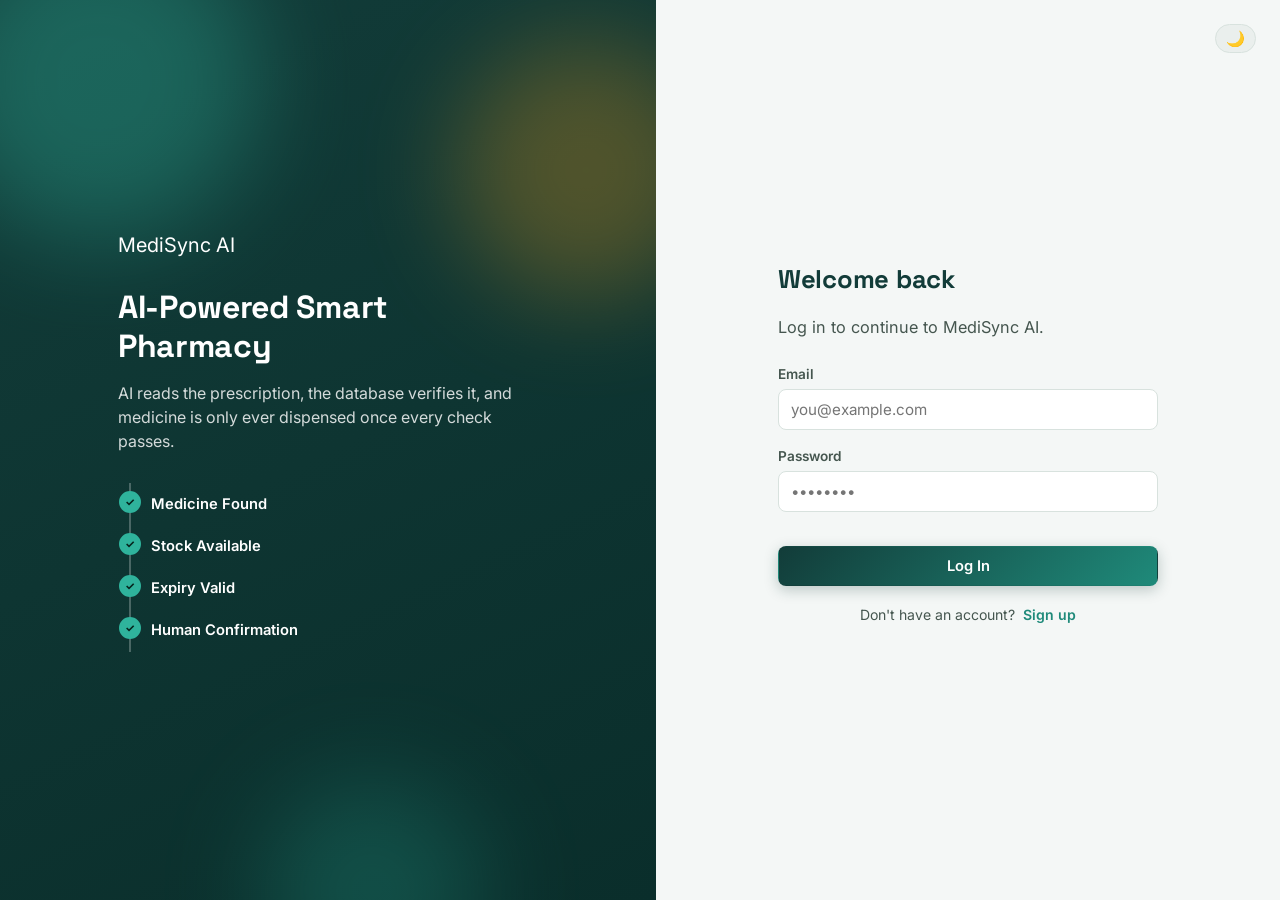
<file: frontend/index.html>
<!DOCTYPE html>
<html lang="en">
<head>
<meta charset="UTF-8">
<meta name="viewport" content="width=device-width, initial-scale=1.0">
<title>MediSync AI</title>
<link rel="stylesheet" href="static/style.css">
</head>
<body>
<div id="topbar" class="topbar"></div>

<div class="page">
  <div class="hero-wrap">
    <div class="bg-blobs"></div>
    <div class="hero-content">
      <span class="eyebrow" data-i18n="hero_eyebrow"></span>
      <h1 data-i18n="hero_title"></h1>
      <p class="subtitle" data-i18n="hero_subtitle"></p>
    </div>
  </div>

  <div class="grid-4">
    <a class="module-card reveal" href="scan.html">
      <div class="icon">📷</div>
      <h3 data-i18n="module_scan_title"></h3>
      <p data-i18n="module_scan_desc"></p>
    </a>
    <a class="module-card reveal" href="selfcare.html">
      <div class="icon">💊</div>
      <h3 data-i18n="module_selfcare_title"></h3>
      <p data-i18n="module_selfcare_desc"></p>
    </a>
    <a class="module-card reveal" href="doctors.html">
      <div class="icon">🩺</div>
      <h3 data-i18n="module_doctors_title"></h3>
      <p data-i18n="module_doctors_desc"></p>
    </a>
    <a class="module-card reveal" href="appointments.html">
      <div class="icon">📅</div>
      <h3 data-i18n="module_appointments_title"></h3>
      <p data-i18n="module_appointments_desc"></p>
    </a>
    <a class="module-card reveal" href="health-records.html">
      <div class="icon">📁</div>
      <h3 data-i18n="module_health_records_title"></h3>
      <p data-i18n="module_health_records_desc"></p>
    </a>
    <a class="module-card reveal" href="reminders.html">
      <div class="icon">⏰</div>
      <h3 data-i18n="module_reminders_title"></h3>
      <p data-i18n="module_reminders_desc"></p>
    </a>
    <a class="module-card reveal" href="order.html">
      <div class="icon">🛒</div>
      <h3 data-i18n="module_order_title"></h3>
      <p data-i18n="module_order_desc"></p>
    </a>
    <a class="module-card reveal" href="inventory.html">
      <div class="icon">📦</div>
      <h3 data-i18n="module_inventory_title"></h3>
      <p data-i18n="module_inventory_desc"></p>
    </a>
    <a class="module-card reveal" href="about.html">
      <div class="icon">ℹ️</div>
      <h3 data-i18n="module_about_title"></h3>
      <p data-i18n="module_about_desc"></p>
    </a>
  </div>

  <div class="card mt-32 reveal">
    <h3 style="margin-bottom: 14px;" data-i18n="checklist_title"></h3>
    <div class="ladder">
      <div class="ladder-step pass">
        <div class="node">✓</div>
        <div class="content"><strong data-i18n="step_found"></strong><span data-i18n="step_found_desc"></span></div>
      </div>
      <div class="ladder-step pass">
        <div class="node">✓</div>
        <div class="content"><strong data-i18n="step_stock"></strong><span data-i18n="step_stock_desc"></span></div>
      </div>
      <div class="ladder-step pass">
        <div class="node">✓</div>
        <div class="content"><strong data-i18n="step_expiry"></strong><span data-i18n="step_expiry_desc"></span></div>
      </div>
      <div class="ladder-step pass">
        <div class="node">✓</div>
        <div class="content"><strong data-i18n="step_confirm"></strong><span data-i18n="step_confirm_desc"></span></div>
      </div>
    </div>
  </div>
</div>

<footer class="site-footer" data-i18n="footer_tagline"></footer>
<script src="static/i18n.js"></script>
<script src="static/app.js"></script>
</body>
</html>
</file>
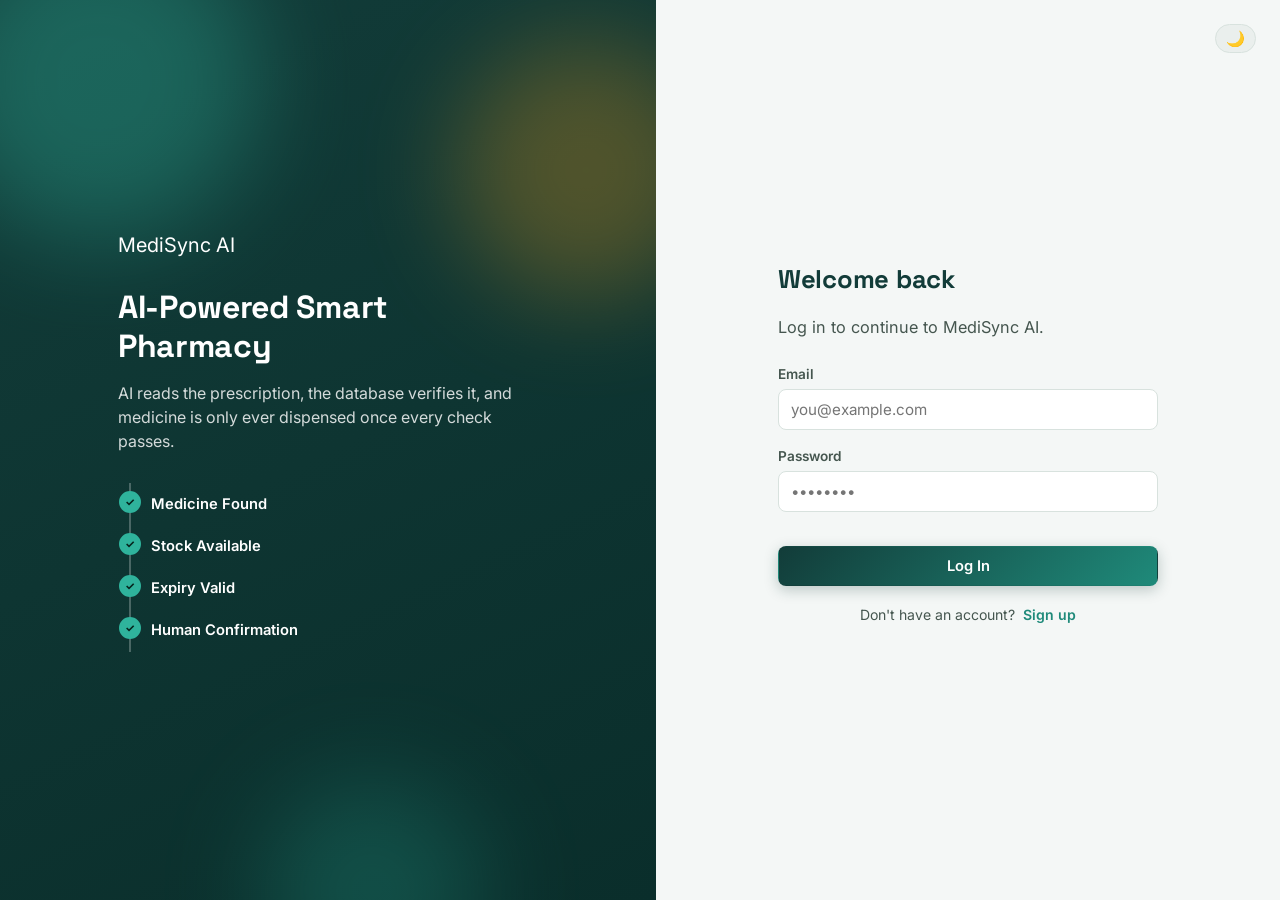
<file: frontend/doctor-dashboard.html>
<!DOCTYPE html>
<html lang="en">
<head>
<meta charset="UTF-8">
<meta name="viewport" content="width=device-width, initial-scale=1.0">
<title>Doctor Portal — MediSync AI</title>
<link rel="stylesheet" href="static/style.css">
</head>
<body>
<div id="topbar" class="topbar"></div>

<div class="page">
  <div class="hero-wrap">
    <div class="bg-blobs"></div>
    <div class="hero-content">
      <span class="eyebrow">Doctor Practice Portal</span>
      <h1>Doctor Management Dashboard</h1>
      <p class="subtitle">Review patient appointments, confirm bookings, write consultation notes, and schedule your clinical availability slots.</p>
    </div>
  </div>

  <div class="tabs-nav">
    <button class="tab-btn active" data-tab="appointments-tab">📋 Patient Appointments</button>
    <button class="tab-btn" data-tab="availability-tab">⏰ Availability Schedule</button>
    <button class="tab-btn" data-tab="profile-tab">🩺 My Practice Profile</button>
  </div>

  <!-- Tab 1: Appointments -->
  <div id="appointments-tab" class="tab-content">
    <div style="display: flex; justify-content: space-between; align-items: center; margin-bottom: 16px;">
      <h3 style="margin: 0;">Scheduled Consultations</h3>
      <button id="refresh-appts-btn" class="btn secondary" style="padding: 6px 12px; font-size: 13px;">🔄 Refresh</button>
    </div>
    <div id="doctor-appts-list" style="display: flex; flex-direction: column; gap: 14px;">
      <div class="card" style="text-align: center; padding: 40px;">
        <span class="spinner" style="display:inline-block; margin-bottom: 12px;"></span>
        <p>Loading patient appointments...</p>
      </div>
    </div>
  </div>

  <!-- Tab 2: Availability -->
  <div id="availability-tab" class="tab-content hidden">
    <div class="card" style="margin-bottom: 24px;">
      <h3>Add New Available Slot</h3>
      <p style="color: var(--ink-soft); font-size: 0.9rem; margin-bottom: 16px;">Patients will be able to book this time window on the Doctors page.</p>
      <form id="add-slot-form" style="display: grid; grid-template-columns: repeat(auto-fit, minmax(180px, 1fr)); gap: 14px; align-items: flex-end;">
        <div>
          <label style="display: block; font-weight: 600; font-size: 0.85rem; margin-bottom: 4px;">Date</label>
          <input type="date" id="slot-date" required style="width: 100%; margin: 0;">
        </div>
        <div>
          <label style="display: block; font-weight: 600; font-size: 0.85rem; margin-bottom: 4px;">Start Time</label>
          <input type="time" id="slot-start" required style="width: 100%; margin: 0;">
        </div>
        <div>
          <label style="display: block; font-weight: 600; font-size: 0.85rem; margin-bottom: 4px;">End Time</label>
          <input type="time" id="slot-end" required style="width: 100%; margin: 0;">
        </div>
        <div>
          <label style="display: block; font-weight: 600; font-size: 0.85rem; margin-bottom: 4px;">Max Slots</label>
          <input type="number" id="slot-max" min="1" max="10" value="1" style="width: 100%; margin: 0;">
        </div>
        <div>
          <button type="submit" class="btn" style="width: 100%; padding: 10px;">+ Add Slot</button>
        </div>
      </form>
    </div>

    <div class="card">
      <h3>Active Availability Schedule</h3>
      <div id="active-slots-container" class="slots-container" style="margin-top: 14px;">
        <p style="color: var(--ink-soft); font-size: 0.9rem;">Loading slots...</p>
      </div>
    </div>
  </div>

  <!-- Tab 3: Practice Profile -->
  <div id="profile-tab" class="tab-content hidden">
    <div class="card" style="max-width: 680px; margin: 0 auto;">
      <h3 style="margin-bottom: 8px;">Doctor Profile Details</h3>
      <p style="color: var(--ink-soft); font-size: 0.9rem; margin-bottom: 20px;">Keep your credentials, consultation fee, and bio updated for prospective patients.</p>

      <form id="doctor-profile-form">
        <div style="margin-bottom: 14px;">
          <label style="display: block; font-weight: 600; font-size: 0.85rem; margin-bottom: 4px;">Specialization</label>
          <input type="text" id="prof-spec" placeholder="e.g. Cardiologist, Dermatologist, General Physician" required style="width: 100%;">
        </div>
        <div style="display: grid; grid-template-columns: 1fr 1fr; gap: 14px; margin-bottom: 14px;">
          <div>
            <label style="display: block; font-weight: 600; font-size: 0.85rem; margin-bottom: 4px;">Qualifications</label>
            <input type="text" id="prof-qual" placeholder="e.g. MBBS, MD, DM" required style="width: 100%;">
          </div>
          <div>
            <label style="display: block; font-weight: 600; font-size: 0.85rem; margin-bottom: 4px;">Experience (Years)</label>
            <input type="number" id="prof-exp" min="0" max="60" value="5" required style="width: 100%;">
          </div>
        </div>
        <div style="margin-bottom: 14px;">
          <label style="display: block; font-weight: 600; font-size: 0.85rem; margin-bottom: 4px;">Consultation Fee (₹)</label>
          <input type="number" id="prof-fee" min="0" step="50" value="500" required style="width: 100%;">
        </div>
        <div style="margin-bottom: 20px;">
          <label style="display: block; font-weight: 600; font-size: 0.85rem; margin-bottom: 4px;">Practice Description / Bio</label>
          <textarea id="prof-desc" rows="3" placeholder="Brief summary of your clinical experience and focus areas..." style="width: 100%;"></textarea>
        </div>
        <button type="submit" class="btn" style="padding: 10px 24px;">Save Profile</button>
      </form>
    </div>
  </div>
</div>

<!-- Status Update Modal -->
<div id="status-modal" class="modal-overlay hidden">
  <div class="modal-box">
    <h3 style="margin-top: 0;">Update Appointment Status</h3>
    <p id="status-patient-name" style="font-size: 0.9rem; color: var(--ink-soft); margin-bottom: 16px;"></p>

    <div style="margin-bottom: 14px;">
      <label style="display: block; font-weight: 600; font-size: 0.85rem; margin-bottom: 6px;">Status</label>
      <select id="modal-new-status" style="width: 100%; padding: 8px 12px; border: 1px solid var(--line); border-radius: var(--radius); background: var(--surface); color: var(--ink);">
        <option value="Confirmed">Confirmed</option>
        <option value="Completed">Completed</option>
        <option value="Cancelled">Cancelled</option>
        <option value="Pending">Pending</option>
      </select>
    </div>

    <div style="margin-bottom: 20px;">
      <label style="display: block; font-weight: 600; font-size: 0.85rem; margin-bottom: 6px;">Doctor Notes / Prescription Summary</label>
      <textarea id="modal-status-notes" rows="3" placeholder="e.g. Consult completed. Prescribed Amoxicillin 500mg. Follow-up in 1 week." style="width: 100%;"></textarea>
    </div>

    <div style="display: flex; gap: 10px; justify-content: flex-end;">
      <button id="close-status-modal" class="btn secondary" type="button">Cancel</button>
      <button id="save-status-btn" class="btn" type="button">Save Status</button>
    </div>
  </div>
</div>

<footer class="site-footer" data-i18n="footer_tagline"></footer>
<script src="static/i18n.js"></script>
<script src="static/app.js"></script>
<script>
let currentDoctorProfile = null;
let activeAppointmentId = null;

async function init() {
  await requireAuthOrRedirect();
  const user = JSON.parse(localStorage.getItem("medisync_user") || "{}");
  if (user.role !== "doctor" && user.role !== "admin") {
    alert("Doctor Portal requires a doctor account. Please log in with a doctor account.");
    window.location.href = "index.html";
    return;
  }

  renderTopbar("doctor-dashboard.html");
  applyTranslations();
  renderBgBlobs();

  // Tabs
  document.querySelectorAll(".tab-btn").forEach(btn => {
    btn.addEventListener("click", () => {
      document.querySelectorAll(".tab-btn").forEach(b => b.classList.remove("active"));
      document.querySelectorAll(".tab-content").forEach(c => c.classList.add("hidden"));
      btn.classList.add("active");
      document.getElementById(btn.dataset.tab).classList.remove("hidden");
    });
  });

  document.getElementById("refresh-appts-btn").addEventListener("click", loadDoctorAppointments);
  document.getElementById("add-slot-form").addEventListener("submit", handleAddSlot);
  document.getElementById("doctor-profile-form").addEventListener("submit", handleSaveProfile);
  document.getElementById("close-status-modal").addEventListener("click", () => {
    document.getElementById("status-modal").classList.add("hidden");
  });
  document.getElementById("save-status-btn").addEventListener("click", handleSaveStatus);

  // Set min date for slot picker to today
  document.getElementById("slot-date").min = new Date().toISOString().split("T")[0];

  await loadDoctorProfile();
  await loadDoctorAppointments();
}

async function loadDoctorProfile() {
  try {
    const res = await apiCall("/doctors/profile/me");
    if (res.profile) {
      currentDoctorProfile = res.profile;
      document.getElementById("prof-spec").value = res.profile.specialization || "";
      document.getElementById("prof-qual").value = res.profile.qualifications || "";
      document.getElementById("prof-exp").value = res.profile.experience_years || 0;
      document.getElementById("prof-fee").value = res.profile.consultation_fee || 500;
      document.getElementById("prof-desc").value = res.profile.description || "";
      await loadDoctorAvailability(res.profile.id);
    }
  } catch (err) {
    console.error(err);
  }
}

async function loadDoctorAvailability(doctorId) {
  const container = document.getElementById("active-slots-container");
  try {
    const res = await apiCall(`/doctors/${doctorId}/availability`);
    const slots = res.slots || [];
    if (!slots.length) {
      container.innerHTML = `<p style="color: var(--ink-soft); font-size: 0.9rem;">No upcoming availability slots added yet.</p>`;
      return;
    }
    container.innerHTML = slots.map(s => `
      <div class="slot-chip" style="display: inline-flex; align-items: center; gap: 8px;">
        <span>📅 ${s.available_date} (${s.start_time} - ${s.end_time})</span>
        <button class="delete-slot-btn" data-slot-id="${s.id}" style="background:none; border:none; color:var(--blocked); cursor:pointer; font-weight:bold; font-size:14px;">✕</button>
      </div>
    `).join("");

    container.querySelectorAll(".delete-slot-btn").forEach(btn => {
      btn.addEventListener("click", async (e) => {
        e.stopPropagation();
        const slotId = btn.dataset.slotId;
        if (!confirm("Remove this slot?")) return;
        try {
          await apiCall(`/doctors/${doctorId}/availability/${slotId}`, { method: "DELETE" });
          toast("Slot removed", "info");
          await loadDoctorAvailability(doctorId);
        } catch (err) {
          toast(err.message, "error");
        }
      });
    });
  } catch (err) {
    container.innerHTML = `<p style="color: var(--blocked); font-size: 0.9rem;">${err.message}</p>`;
  }
}

async function handleAddSlot(e) {
  e.preventDefault();
  if (!currentDoctorProfile) {
    toast("Please create your doctor profile first in the My Practice Profile tab.", "error");
    return;
  }
  const date = document.getElementById("slot-date").value;
  const start = document.getElementById("slot-start").value;
  const end = document.getElementById("slot-end").value;
  const max = parseInt(document.getElementById("slot-max").value) || 1;

  if (start >= end) {
    toast("End time must be after start time", "error");
    return;
  }

  try {
    await apiCall(`/doctors/${currentDoctorProfile.id}/availability`, {
      method: "POST",
      body: JSON.stringify({
        available_date: date,
        start_time: start,
        end_time: end,
        max_slots: max
      })
    });
    toast("Availability slot added successfully!", "info");
    document.getElementById("add-slot-form").reset();
    document.getElementById("slot-max").value = "1";
    await loadDoctorAvailability(currentDoctorProfile.id);
  } catch (err) {
    toast(err.message, "error");
  }
}

async function handleSaveProfile(e) {
  e.preventDefault();
  const spec = document.getElementById("prof-spec").value.trim();
  const qual = document.getElementById("prof-qual").value.trim();
  const exp = parseInt(document.getElementById("prof-exp").value) || 0;
  const fee = parseFloat(document.getElementById("prof-fee").value) || 0;
  const desc = document.getElementById("prof-desc").value.trim();

  try {
    await apiCall("/doctors/profile/me", {
      method: "PUT",
      body: JSON.stringify({
        specialization: spec,
        qualifications: qual,
        experience_years: exp,
        consultation_fee: fee,
        description: desc
      })
    });
    toast("Practice profile saved successfully!", "info");
    await loadDoctorProfile();
  } catch (err) {
    toast(err.message, "error");
  }
}

async function loadDoctorAppointments() {
  const container = document.getElementById("doctor-appts-list");
  try {
    const res = await apiCall("/appointments/doctor");
    const appts = res.appointments || [];
    if (!appts.length) {
      container.innerHTML = `
        <div class="card" style="text-align: center; padding: 40px;">
          <p style="color: var(--ink-soft);">No patient appointments scheduled yet.</p>
        </div>
      `;
      return;
    }

    container.innerHTML = appts.map(a => {
      const statusClass = a.status.toLowerCase();
      return `
        <div class="appointment-card reveal in-view">
          <div>
            <div style="display: flex; align-items: center; gap: 10px; flex-wrap: wrap;">
              <h3 style="margin: 0; font-size: 1.1rem;">Patient: ${escapeHtml(a.patient_name)}</h3>
              <span class="badge-status ${statusClass}">● ${a.status}</span>
              <span class="mono" style="font-size: 0.8rem; background: var(--surface-sunken); padding: 2px 6px; border-radius: 4px;">${a.appointment_uid}</span>
            </div>
            <div style="font-size: 0.9rem; color: var(--ink-soft); margin-top: 6px;">
              <span>📅 ${a.appointment_date}</span> &nbsp;•&nbsp;
              <span>⏰ ${a.appointment_time}</span> &nbsp;•&nbsp;
              <span>✉️ ${escapeHtml(a.patient_email || '')}</span>
            </div>
            ${a.reason ? `<div style="font-size: 0.85rem; margin-top: 6px;"><strong>Patient's Symptom / Reason:</strong> ${escapeHtml(a.reason)}</div>` : ''}
            ${a.notes ? `<div style="font-size: 0.85rem; margin-top: 6px; background: var(--safe-bg); color: var(--safe); padding: 6px 10px; border-radius: 6px;"><strong>Consultation Notes:</strong> ${escapeHtml(a.notes)}</div>` : ''}
          </div>
          <div>
            <button class="btn update-status-btn" data-id="${a.id}" data-name="${escapeHtml(a.patient_name)}" data-status="${a.status}" data-notes="${escapeHtml(a.notes || '')}" style="padding: 8px 14px; font-size: 13px;">Manage Status</button>
          </div>
        </div>
      `;
    }).join("");

    container.querySelectorAll(".update-status-btn").forEach(btn => {
      btn.addEventListener("click", () => {
        activeAppointmentId = parseInt(btn.dataset.id);
        document.getElementById("status-patient-name").textContent = `Patient: ${btn.dataset.name}`;
        document.getElementById("modal-new-status").value = btn.dataset.status;
        document.getElementById("modal-status-notes").value = btn.dataset.notes;
        document.getElementById("status-modal").classList.remove("hidden");
      });
    });
  } catch (err) {
    container.innerHTML = `<div class="card" style="color: var(--blocked);"><p>${err.message}</p></div>`;
  }
}

async function handleSaveStatus() {
  if (!activeAppointmentId) return;
  const status = document.getElementById("modal-new-status").value;
  const notes = document.getElementById("modal-status-notes").value.trim();
  const btn = document.getElementById("save-status-btn");
  btn.disabled = true;

  try {
    await apiCall(`/appointments/${activeAppointmentId}/status`, {
      method: "PUT",
      body: JSON.stringify({ status, notes })
    });
    toast("Appointment status updated to " + status, "info");
    document.getElementById("status-modal").classList.add("hidden");
    await loadDoctorAppointments();
  } catch (err) {
    toast(err.message, "error");
  } finally {
    btn.disabled = false;
  }
}

function escapeHtml(str) {
  if (!str) return "";
  return String(str).replace(/&/g, "&amp;").replace(/</g, "&lt;").replace(/>/g, "&gt;").replace(/"/g, "&quot;");
}

init();
</script>
</body>
</html>
</file>
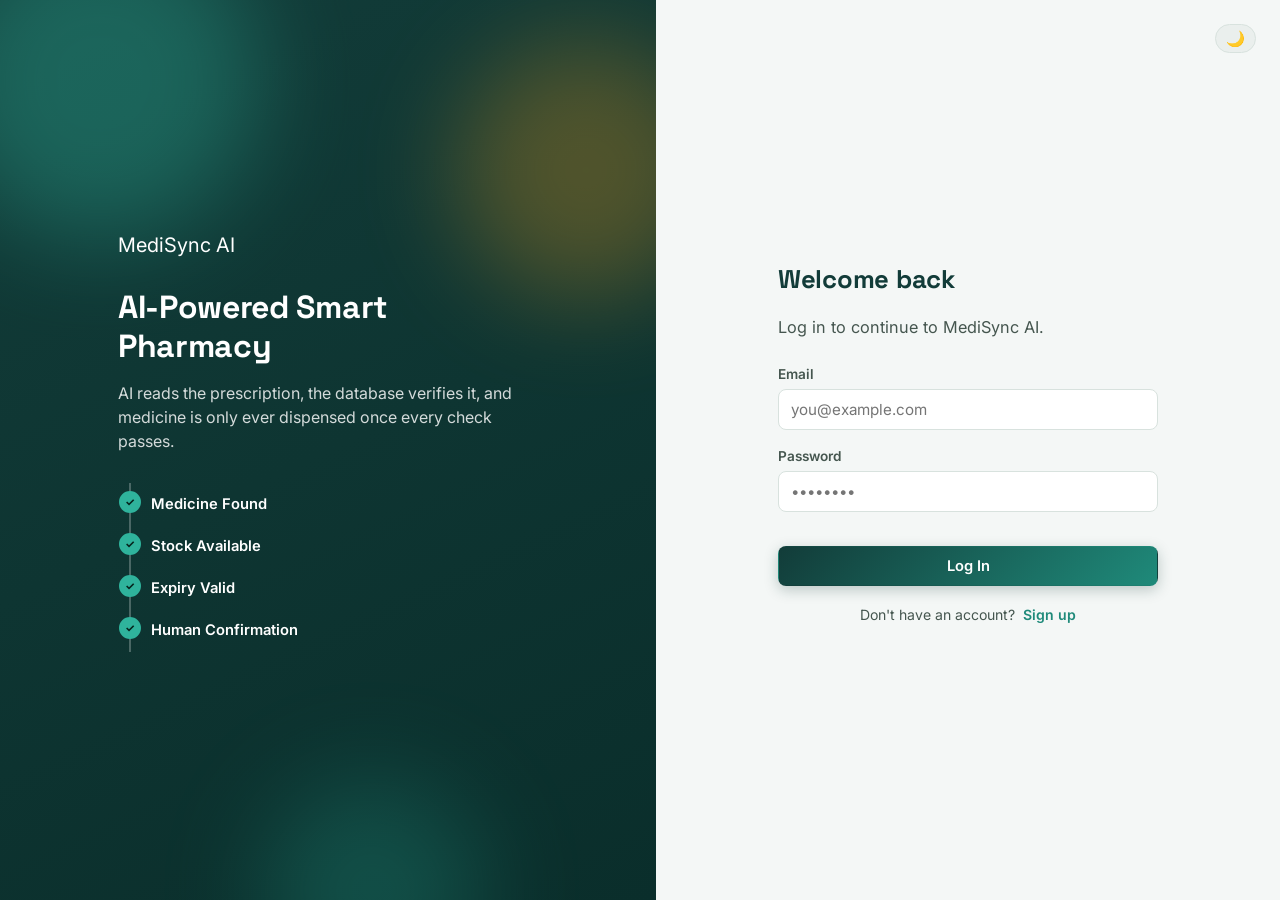
<file: frontend/doctors.html>
<!DOCTYPE html>
<html lang="en">
<head>
<meta charset="UTF-8">
<meta name="viewport" content="width=device-width, initial-scale=1.0">
<title>Find Doctors — MediSync AI</title>
<link rel="stylesheet" href="static/style.css">
</head>
<body>
<div id="topbar" class="topbar"></div>

<div class="page">
  <div class="hero-wrap">
    <div class="bg-blobs"></div>
    <div class="hero-content">
      <span class="eyebrow">Module 3</span>
      <h1>Find Verified Doctors</h1>
      <p class="subtitle">Search qualified specialists, view experience & consultation fees, and book guaranteed appointment slots instantly.</p>
    </div>
  </div>

  <!-- Search & Filter Controls -->
  <div class="card reveal" style="margin-bottom: 24px;">
    <div style="display: flex; flex-wrap: wrap; gap: 14px; align-items: center; justify-content: space-between;">
      <div style="flex: 1; min-width: 240px; position: relative;">
        <input type="text" id="doctor-search" placeholder="Search doctor name or specialization..." style="width: 100%; margin: 0; padding-left: 36px;">
        <span style="position: absolute; left: 12px; top: 50%; transform: translateY(-50%); opacity: 0.5;">🔍</span>
      </div>
      <div style="display: flex; gap: 8px; flex-wrap: wrap;" id="spec-filters">
        <button class="btn secondary active-filter" data-spec="" style="padding: 6px 14px; font-size: 13px;">All Specialties</button>
      </div>
    </div>
  </div>

  <!-- Doctors List Grid -->
  <div id="doctors-container" class="doctors-grid">
    <div class="card" style="grid-column: 1/-1; text-align: center; padding: 40px;">
      <span class="spinner" style="display:inline-block; margin-bottom: 12px;"></span>
      <p>Loading certified doctors...</p>
    </div>
  </div>
</div>

<!-- Booking Modal -->
<div id="booking-modal" class="modal-overlay hidden">
  <div class="modal-box">
    <div style="display: flex; justify-content: space-between; align-items: flex-start; margin-bottom: 16px;">
      <div>
        <h3 id="modal-doctor-name" style="margin: 0;">Book Appointment</h3>
        <p id="modal-doctor-spec" style="margin: 4px 0 0; color: var(--brand-mid); font-weight: 600; font-size: 0.9rem;"></p>
      </div>
      <button id="modal-close" class="btn secondary" style="padding: 4px 10px; font-size: 16px; line-height: 1;">✕</button>
    </div>

    <div style="background: var(--surface-sunken); padding: 12px 16px; border-radius: var(--radius); margin-bottom: 18px; font-size: 0.9rem;">
      <div style="display: flex; justify-content: space-between; margin-bottom: 4px;">
        <span style="color: var(--ink-soft);">Consultation Fee:</span>
        <strong id="modal-doctor-fee" style="color: var(--brand);">₹500</strong>
      </div>
      <div style="display: flex; justify-content: space-between;">
        <span style="color: var(--ink-soft);">Experience:</span>
        <span id="modal-doctor-exp"></span>
      </div>
    </div>

    <div style="margin-bottom: 16px;">
      <label style="display: block; font-weight: 600; font-size: 0.9rem; margin-bottom: 8px;">Select Available Date & Slot:</label>
      <div id="slots-list" class="slots-container">
        <p style="font-size: 0.85rem; color: var(--ink-soft);">Fetching available slots...</p>
      </div>
    </div>

    <div style="margin-bottom: 20px;">
      <label for="booking-reason" style="display: block; font-weight: 600; font-size: 0.9rem; margin-bottom: 6px;">Reason for Consultation (Optional):</label>
      <textarea id="booking-reason" rows="2" placeholder="Briefly describe your symptoms or reason for visit..." style="width: 100%;"></textarea>
    </div>

    <div style="display: flex; gap: 10px; justify-content: flex-end;">
      <button id="modal-cancel-btn" class="btn secondary" type="button">Cancel</button>
      <button id="modal-confirm-btn" class="btn" type="button" disabled>Confirm & Book</button>
    </div>
  </div>
</div>

<footer class="site-footer" data-i18n="footer_tagline"></footer>
<script src="static/i18n.js"></script>
<script src="static/app.js"></script>
<script>
let allDoctors = [];
let selectedDoctor = null;
let selectedSlot = null;

async function init() {
  await requireAuthOrRedirect();
  renderTopbar("doctors.html");
  applyTranslations();
  renderBgBlobs();
  initScrollReveal();

  await loadDoctors();

  document.getElementById("doctor-search").addEventListener("input", filterDoctors);
  document.getElementById("modal-close").addEventListener("click", closeModal);
  document.getElementById("modal-cancel-btn").addEventListener("click", closeModal);
  document.getElementById("modal-confirm-btn").addEventListener("click", confirmBooking);
}

async function loadDoctors() {
  try {
    const data = await apiCall("/doctors");
    allDoctors = data.doctors || [];
    renderSpecializationFilters(data.specializations || []);
    renderDoctorCards(allDoctors);
  } catch (err) {
    document.getElementById("doctors-container").innerHTML = `
      <div class="card" style="grid-column: 1/-1; text-align: center; color: var(--blocked);">
        <p>Failed to load doctors: ${err.message}</p>
      </div>
    `;
  }
}

function renderSpecializationFilters(specs) {
  const container = document.getElementById("spec-filters");
  container.innerHTML = `<button class="btn active-filter" data-spec="" style="padding: 6px 14px; font-size: 13px;">All Specialties</button>`;
  specs.forEach(spec => {
    const btn = document.createElement("button");
    btn.className = "btn secondary";
    btn.style.padding = "6px 14px";
    btn.style.fontSize = "13px";
    btn.dataset.spec = spec;
    btn.textContent = spec;
    container.appendChild(btn);
  });

  container.querySelectorAll("button").forEach(b => {
    b.addEventListener("click", () => {
      container.querySelectorAll("button").forEach(btn => btn.classList.add("secondary"));
      b.classList.remove("secondary");
      filterDoctors();
    });
  });
}

function filterDoctors() {
  const search = document.getElementById("doctor-search").value.toLowerCase().trim();
  const activeBtn = document.querySelector("#spec-filters button:not(.secondary)");
  const spec = activeBtn ? activeBtn.dataset.spec.toLowerCase() : "";

  const filtered = allDoctors.filter(d => {
    const matchSearch = d.name.toLowerCase().includes(search) || (d.specialization || "").toLowerCase().includes(search);
    const matchSpec = !spec || (d.specialization || "").toLowerCase() === spec;
    return matchSearch && matchSpec;
  });

  renderDoctorCards(filtered);
}

function renderDoctorCards(doctors) {
  const container = document.getElementById("doctors-container");
  if (!doctors.length) {
    container.innerHTML = `
      <div class="card" style="grid-column: 1/-1; text-align: center; padding: 40px;">
        <p style="color: var(--ink-soft);">No doctors match your criteria.</p>
      </div>
    `;
    return;
  }

  container.innerHTML = doctors.map(doc => `
    <div class="doctor-card reveal in-view">
      <div class="doctor-header">
        <div class="doctor-avatar">👨‍⚕️</div>
        <div class="doctor-info" style="flex: 1;">
          <h3>${escapeHtml(doc.name)}</h3>
          <span class="spec-tag">${escapeHtml(doc.specialization || "General")}</span>
          <div style="font-size: 0.85rem; color: var(--ink-soft); margin-top: 4px;">
            ${escapeHtml(doc.qualifications || "MBBS")} • ${doc.experience_years || 0} yrs exp
          </div>
        </div>
      </div>

      <p style="font-size: 0.9rem; color: var(--ink-soft); margin: 0 0 16px 0; flex: 1;">
        ${escapeHtml(doc.description || "Experienced healthcare practitioner dedicated to comprehensive patient care.")}
      </p>

      <div style="display: flex; align-items: center; justify-content: space-between; border-top: 1px solid var(--line); padding-top: 14px;">
        <div>
          <span style="font-size: 0.75rem; color: var(--ink-soft); display: block;">Consultation Fee</span>
          <strong style="color: var(--brand); font-size: 1.1rem;">₹${doc.consultation_fee || 500}</strong>
        </div>
        <button class="btn book-btn" data-doc-id="${doc.id}" style="padding: 8px 16px; font-size: 13px;">Book Slot</button>
      </div>
    </div>
  `).join("");

  container.querySelectorAll(".book-btn").forEach(btn => {
    btn.addEventListener("click", () => openBookingModal(parseInt(btn.dataset.docId)));
  });
}

async function openBookingModal(docId) {
  selectedDoctor = allDoctors.find(d => d.id === docId);
  if (!selectedDoctor) return;
  selectedSlot = null;

  document.getElementById("modal-doctor-name").textContent = selectedDoctor.name;
  document.getElementById("modal-doctor-spec").textContent = selectedDoctor.specialization;
  document.getElementById("modal-doctor-fee").textContent = `₹${selectedDoctor.consultation_fee || 500}`;
  document.getElementById("modal-doctor-exp").textContent = `${selectedDoctor.experience_years || 0} years`;
  document.getElementById("booking-reason").value = "";
  document.getElementById("modal-confirm-btn").disabled = true;

  const slotsContainer = document.getElementById("slots-list");
  slotsContainer.innerHTML = `<span class="spinner" style="display:inline-block;"></span> Loading available slots...`;
  document.getElementById("booking-modal").classList.remove("hidden");

  try {
    const res = await apiCall(`/doctors/${docId}/availability`);
    const slots = res.slots || [];
    if (!slots.length) {
      slotsContainer.innerHTML = `<p style="color: var(--ink-soft); font-size: 0.85rem;">No upcoming time slots currently listed for this doctor.</p>`;
      return;
    }

    slotsContainer.innerHTML = slots.map(s => `
      <button class="slot-chip ${s.booked ? 'booked' : ''}" data-slot-id="${s.id}" data-date="${s.available_date}" data-time="${s.start_time}" ${s.booked ? 'disabled' : ''}>
        📅 ${s.available_date} — ⏰ ${s.start_time} - ${s.end_time}
      </button>
    `).join("");

    slotsContainer.querySelectorAll(".slot-chip:not(.booked)").forEach(chip => {
      chip.addEventListener("click", () => {
        slotsContainer.querySelectorAll(".slot-chip").forEach(c => c.classList.remove("selected"));
        chip.classList.add("selected");
        selectedSlot = {
          id: parseInt(chip.dataset.slotId),
          date: chip.dataset.date,
          time: chip.dataset.time
        };
        document.getElementById("modal-confirm-btn").disabled = false;
      });
    });
  } catch (err) {
    slotsContainer.innerHTML = `<p style="color: var(--blocked); font-size: 0.85rem;">Error loading slots: ${err.message}</p>`;
  }
}

function closeModal() {
  document.getElementById("booking-modal").classList.add("hidden");
  selectedDoctor = null;
  selectedSlot = null;
}

async function confirmBooking() {
  if (!selectedDoctor || !selectedSlot) return;
  const reason = document.getElementById("booking-reason").value.trim();
  const btn = document.getElementById("modal-confirm-btn");
  btn.disabled = true;
  btn.textContent = "Booking...";

  try {
    const res = await apiCall("/appointments", {
      method: "POST",
      body: JSON.stringify({
        doctor_id: selectedDoctor.id,
        availability_id: selectedSlot.id,
        appointment_date: selectedSlot.date,
        appointment_time: selectedSlot.time,
        reason: reason
      })
    });

    toast("Appointment booked successfully! Booking Reference: " + res.appointment_uid, "info");
    closeModal();
    setTimeout(() => {
      window.location.href = "appointments.html";
    }, 1200);
  } catch (err) {
    toast(err.message, "error");
    btn.disabled = false;
    btn.textContent = "Confirm & Book";
  }
}

function escapeHtml(str) {
  if (!str) return "";
  return String(str).replace(/&/g, "&amp;").replace(/</g, "&lt;").replace(/>/g, "&gt;").replace(/"/g, "&quot;");
}

init();
</script>
</body>
</html>
</file>
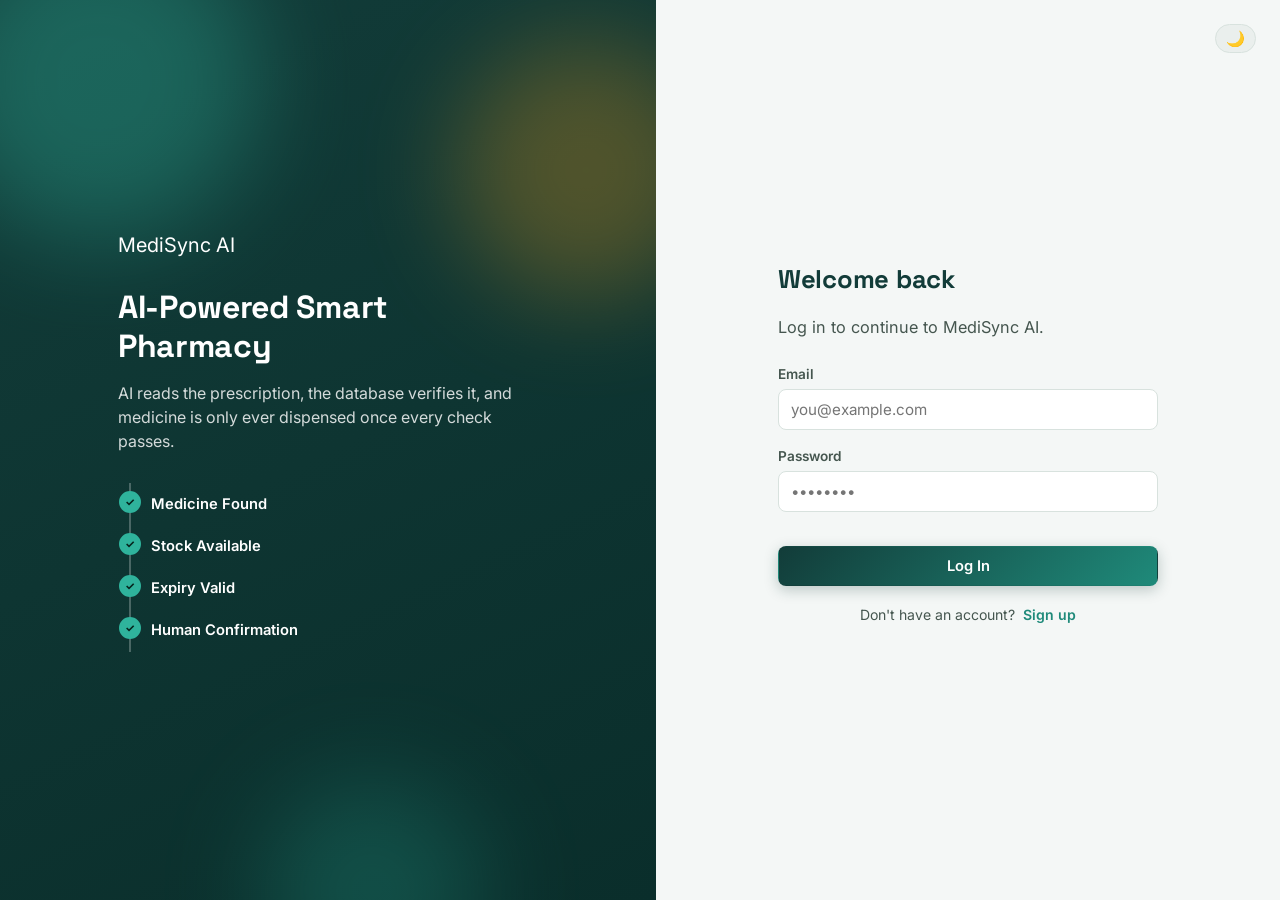
<file: frontend/health-records.html>
<!DOCTYPE html>
<html lang="en">
<head>
<meta charset="UTF-8">
<meta name="viewport" content="width=device-width, initial-scale=1.0">
<title>Digital Health Records — MediSync AI</title>
<link rel="stylesheet" href="static/style.css">
</head>
<body>
<div id="topbar" class="topbar"></div>

<div class="page">
  <div class="hero-wrap">
    <div class="bg-blobs"></div>
    <div class="hero-content">
      <span class="eyebrow">Module 5</span>
      <h1>Digital Health Records</h1>
      <p class="subtitle">Securely store your medical reports, track your personal health vitals, and let Gemini AI explain complex lab test results in simple terms.</p>
    </div>
  </div>

  <div class="tabs-nav">
    <button class="tab-btn active" data-tab="tab-records">📁 My Health Records</button>
    <button class="tab-btn" data-tab="tab-profile">👤 Health Profile & Vitals</button>
    <button class="tab-btn" data-tab="tab-dashboard">📊 Health Dashboard</button>
  </div>

  <!-- TAB 1: Records & AI Summaries -->
  <div id="tab-records" class="tab-content">
    <!-- Upload Form Card -->
    <div class="card reveal" style="margin-bottom: 24px;">
      <h3 style="margin-bottom: 6px;">Upload New Medical Document</h3>
      <p style="color: var(--ink-soft); font-size: 0.9rem; margin-bottom: 18px;">
        Upload lab reports, prescriptions, discharge summaries, or scans (PDF, JPG, PNG up to 10MB).
      </p>

      <form id="upload-record-form" style="display: grid; grid-template-columns: repeat(auto-fit, minmax(220px, 1fr)); gap: 14px; align-items: flex-end;">
        <div>
          <label style="display: block; font-weight: 600; font-size: 0.85rem; margin-bottom: 4px;">Select File (PDF or Image)</label>
          <input type="file" id="record-file" accept=".pdf,image/png,image/jpeg,image/webp" required style="width: 100%; margin: 0; padding: 7px;">
        </div>
        <div>
          <label style="display: block; font-weight: 600; font-size: 0.85rem; margin-bottom: 4px;">Document Category</label>
          <select id="record-category" style="width: 100%; padding: 8px 12px; border: 1px solid var(--line); border-radius: var(--radius); background: var(--surface); color: var(--ink); margin: 0;">
            <option value="Lab Report">Lab Report</option>
            <option value="Blood Test">Blood Test</option>
            <option value="Prescription">Prescription</option>
            <option value="X-Ray / Scan">X-Ray / Scan</option>
            <option value="Discharge Summary">Discharge Summary</option>
            <option value="Vaccination">Vaccination</option>
            <option value="Insurance">Insurance</option>
            <option value="Other">Other</option>
          </select>
        </div>
        <div>
          <button type="submit" id="upload-btn" class="btn" style="width: 100%; padding: 10px;">📤 Upload Record</button>
        </div>
      </form>
    </div>

    <!-- AI Summary Display Modal / Container -->
    <div id="ai-summary-container" class="hidden" style="margin-bottom: 24px;">
      <div class="card ai-summary-box">
        <div style="display: flex; justify-content: space-between; align-items: flex-start;">
          <div>
            <span class="spec-tag" style="background: var(--safe-bg); color: var(--safe); font-size: 0.85rem;">🤖 Gemini AI Document Summary</span>
            <h3 id="summary-doc-type" style="margin: 8px 0 4px 0;">Medical Report</h3>
            <p id="summary-meta" style="font-size: 0.85rem; color: var(--ink-soft); margin: 0;"></p>
          </div>
          <button id="close-summary-btn" class="btn secondary" style="padding: 4px 10px; font-size: 14px;">✕ Close</button>
        </div>

        <div id="summary-alerts-box" class="hidden" style="margin-top: 14px; background: var(--blocked-bg); color: var(--blocked); padding: 10px 14px; border-radius: var(--radius); font-size: 0.88rem;">
          <strong>⚠️ Attention Required:</strong>
          <ul id="summary-alerts-list" style="margin: 4px 0 0 18px; padding: 0;"></ul>
        </div>

        <div style="margin-top: 14px;">
          <h4 style="margin-bottom: 6px; font-size: 0.95rem;">Key Findings & Parameters:</h4>
          <div style="overflow-x: auto;">
            <table id="summary-findings-table">
              <thead>
                <tr>
                  <th>Test / Parameter</th>
                  <th>Observed Value</th>
                  <th>Clinical Status</th>
                </tr>
              </thead>
              <tbody></tbody>
            </table>
          </div>
        </div>

        <div style="margin-top: 14px;">
          <h4 style="margin-bottom: 4px; font-size: 0.95rem;">Doctor's Explanation:</h4>
          <p id="summary-doctor-notes" style="font-size: 0.9rem; color: var(--ink); margin: 0; line-height: 1.6;"></p>
        </div>

        <div style="margin-top: 14px;">
          <h4 style="margin-bottom: 4px; font-size: 0.95rem;">Recommended Next Steps:</h4>
          <ul id="summary-recommendations" style="font-size: 0.9rem; color: var(--ink-soft); margin: 0 0 0 18px; padding: 0; line-height: 1.6;"></ul>
        </div>

        <div style="margin-top: 18px; padding-top: 12px; border-top: 1px solid var(--line); font-size: 0.78rem; color: var(--ink-soft); font-style: italic;" id="summary-disclaimer">
          ⚠️ AI DISCLAIMER: Generated for informational purposes only. Always consult a certified doctor for medical decisions.
        </div>
      </div>
    </div>

    <!-- Uploaded Records List -->
    <div style="display: flex; justify-content: space-between; align-items: center; margin-bottom: 14px;">
      <h3 style="margin: 0;">Your Medical Files</h3>
      <span id="record-count-badge" style="font-size: 0.85rem; color: var(--ink-soft);">0 records</span>
    </div>
    <div id="records-list">
      <div class="card" style="text-align: center; padding: 40px;">
        <span class="spinner" style="display:inline-block; margin-bottom: 12px;"></span>
        <p>Loading your health records...</p>
      </div>
    </div>
  </div>

  <!-- TAB 2: Health Profile -->
  <div id="tab-profile" class="tab-content hidden">
    <div class="card" style="max-width: 680px; margin: 0 auto;">
      <h3 style="margin-bottom: 6px;">Patient Health Profile</h3>
      <p style="color: var(--ink-soft); font-size: 0.9rem; margin-bottom: 22px;">
        This profile helps physicians and emergency responders understand your medical history.
      </p>

      <form id="health-profile-form">
        <div style="display: grid; grid-template-columns: 1fr 1fr; gap: 14px; margin-bottom: 14px;">
          <div>
            <label style="display: block; font-weight: 600; font-size: 0.85rem; margin-bottom: 4px;">Date of Birth</label>
            <input type="date" id="prof-dob" style="width: 100%; margin: 0;">
          </div>
          <div>
            <label style="display: block; font-weight: 600; font-size: 0.85rem; margin-bottom: 4px;">Blood Group</label>
            <select id="prof-blood" style="width: 100%; padding: 8px 12px; border: 1px solid var(--line); border-radius: var(--radius); background: var(--surface); color: var(--ink); margin: 0;">
              <option value="">Select Blood Group</option>
              <option value="A+">A+</option>
              <option value="A-">A-</option>
              <option value="B+">B+</option>
              <option value="B-">B-</option>
              <option value="O+">O+</option>
              <option value="O-">O-</option>
              <option value="AB+">AB+</option>
              <option value="AB-">AB-</option>
            </select>
          </div>
        </div>

        <div style="margin-bottom: 14px;">
          <label style="display: block; font-weight: 600; font-size: 0.85rem; margin-bottom: 4px;">Gender</label>
          <select id="prof-gender" style="width: 100%; padding: 8px 12px; border: 1px solid var(--line); border-radius: var(--radius); background: var(--surface); color: var(--ink); margin: 0;">
            <option value="">Select Gender</option>
            <option value="Male">Male</option>
            <option value="Female">Female</option>
            <option value="Other">Other</option>
            <option value="Prefer not to say">Prefer not to say</option>
          </select>
        </div>

        <div style="display: grid; grid-template-columns: 1fr 1fr; gap: 14px; margin-bottom: 14px;">
          <div>
            <label style="display: block; font-weight: 600; font-size: 0.85rem; margin-bottom: 4px;">Emergency Contact Name</label>
            <input type="text" id="prof-emg-name" placeholder="Name of family member / friend" style="width: 100%; margin: 0;">
          </div>
          <div>
            <label style="display: block; font-weight: 600; font-size: 0.85rem; margin-bottom: 4px;">Emergency Contact Phone</label>
            <input type="tel" id="prof-emg-phone" placeholder="+91 9876543210" style="width: 100%; margin: 0;">
          </div>
        </div>

        <div style="margin-bottom: 14px;">
          <label style="display: block; font-weight: 600; font-size: 0.85rem; margin-bottom: 4px;">Known Drug / Food Allergies</label>
          <input type="text" id="prof-allergies" placeholder="e.g. Penicillin, Peanuts, Sulfa drugs, None" style="width: 100%; margin: 0;">
        </div>

        <div style="margin-bottom: 22px;">
          <label style="display: block; font-weight: 600; font-size: 0.85rem; margin-bottom: 4px;">Existing Medical Conditions / History</label>
          <textarea id="prof-conditions" rows="3" placeholder="e.g. Hypertension, Type 2 Diabetes, Asthma, None" style="width: 100%; margin: 0;"></textarea>
        </div>

        <button type="submit" id="save-profile-btn" class="btn" style="padding: 10px 24px;">Save Health Profile</button>
      </form>
    </div>
  </div>

  <!-- TAB 3: Dashboard Overview -->
  <div id="tab-dashboard" class="tab-content hidden">
    <div style="display: grid; grid-template-columns: repeat(auto-fit, minmax(220px, 1fr)); gap: 16px; margin-bottom: 24px;">
      <div class="stat-pill reveal">
        <div style="font-size: 26px;">📁</div>
        <div>
          <div class="stat-value" id="dash-total-records">0</div>
          <div style="font-size: 0.85rem; color: var(--ink-soft);">Total Uploaded Records</div>
        </div>
      </div>
      <div class="stat-pill reveal">
        <div style="font-size: 26px;">💊</div>
        <div>
          <div class="stat-value" id="dash-active-meds" style="color: var(--brand-mid);">0</div>
          <div style="font-size: 0.85rem; color: var(--ink-soft);">Active Prescriptions</div>
        </div>
      </div>
      <div class="stat-pill reveal">
        <div style="font-size: 26px;">🩺</div>
        <div>
          <div class="stat-value" id="dash-upcoming-appts" style="color: var(--safe);">0</div>
          <div style="font-size: 0.85rem; color: var(--ink-soft);">Upcoming Visits</div>
        </div>
      </div>
    </div>

    <div style="display: grid; grid-template-columns: repeat(auto-fit, minmax(320px, 1fr)); gap: 20px;">
      <div class="card">
        <h3 style="margin-bottom: 12px;">Recent Health Uploads</h3>
        <div id="dash-recent-list" style="font-size: 0.9rem;">
          <p style="color: var(--ink-soft);">Loading recent files...</p>
        </div>
      </div>
      <div class="card">
        <h3 style="margin-bottom: 12px;">Upcoming Doctor Appointments</h3>
        <div id="dash-appts-list" style="font-size: 0.9rem;">
          <p style="color: var(--ink-soft);">Loading upcoming appointments...</p>
        </div>
      </div>
    </div>
  </div>
</div>

<footer class="site-footer" data-i18n="footer_tagline"></footer>
<script src="static/i18n.js"></script>
<script src="static/app.js"></script>
<script>
let healthRecords = [];

async function init() {
  await requireAuthOrRedirect();
  renderTopbar("health-records.html");
  applyTranslations();
  renderBgBlobs();

  // Tab switching
  document.querySelectorAll(".tab-btn").forEach(btn => {
    btn.addEventListener("click", () => {
      document.querySelectorAll(".tab-btn").forEach(b => b.classList.remove("active"));
      document.querySelectorAll(".tab-content").forEach(c => c.classList.add("hidden"));
      btn.classList.add("active");
      document.getElementById(btn.dataset.tab).classList.remove("hidden");
      if (btn.dataset.tab === "tab-dashboard") loadDashboard();
    });
  });

  document.getElementById("upload-record-form").addEventListener("submit", handleUploadRecord);
  document.getElementById("health-profile-form").addEventListener("submit", handleSaveProfile);
  document.getElementById("close-summary-btn").addEventListener("click", () => {
    document.getElementById("ai-summary-container").classList.add("hidden");
  });

  await loadRecords();
  await loadProfile();
}

async function loadRecords() {
  const container = document.getElementById("records-list");
  try {
    const res = await apiCall("/health/records");
    healthRecords = res.records || [];
    document.getElementById("record-count-badge").textContent = `${healthRecords.length} records`;

    if (!healthRecords.length) {
      container.innerHTML = `
        <div class="card" style="text-align: center; padding: 48px 20px;">
          <div style="font-size: 40px; margin-bottom: 12px;">📁</div>
          <h3>No Health Documents Uploaded</h3>
          <p style="color: var(--ink-soft); max-width: 400px; margin: 0 auto;">
            Upload your blood tests, X-rays, or prescriptions above to organize them securely and get AI summaries.
          </p>
        </div>
      `;
      return;
    }

    container.innerHTML = healthRecords.map(r => {
      const isPdf = (r.mime_type || '').includes('pdf') || r.original_filename.toLowerCase().endsWith('.pdf');
      const icon = isPdf ? '📄' : '🖼️';
      const sizeKb = Math.round(r.file_size / 1024);
      const dateStr = (r.uploaded_at || '').split('T')[0];

      return `
        <div class="record-item reveal in-view">
          <div class="record-meta">
            <div class="record-icon">${icon}</div>
            <div>
              <div style="display: flex; align-items: center; gap: 8px; flex-wrap: wrap;">
                <strong style="font-size: 1rem;">${escapeHtml(r.original_filename)}</strong>
                <span class="spec-tag">${escapeHtml(r.category || 'General')}</span>
              </div>
              <div style="font-size: 0.85rem; color: var(--ink-soft); margin-top: 4px;">
                <span>📅 Uploaded: ${dateStr}</span> &nbsp;•&nbsp;
                <span>💾 Size: ${sizeKb} KB</span>
              </div>
            </div>
          </div>

          <div style="display: flex; align-items: center; gap: 8px; flex-wrap: wrap;">
            <button class="btn summarize-btn" data-id="${r.id}" style="padding: 6px 12px; font-size: 13px;">🤖 AI Summarize</button>
            <a href="${r.download_url}" target="_blank" class="btn secondary" style="padding: 6px 12px; font-size: 13px;">⬇ Download</a>
            <button class="btn secondary delete-btn" data-id="${r.id}" style="color: var(--blocked); border-color: rgba(199,64,90,0.3); padding: 6px 10px; font-size: 13px;">✕</button>
          </div>
        </div>
      `;
    }).join("");

    container.querySelectorAll(".summarize-btn").forEach(btn => {
      btn.addEventListener("click", () => handleSummarize(parseInt(btn.dataset.id), btn));
    });

    container.querySelectorAll(".delete-btn").forEach(btn => {
      btn.addEventListener("click", () => handleDeleteRecord(parseInt(btn.dataset.id)));
    });
  } catch (err) {
    container.innerHTML = `<div class="card" style="color: var(--blocked);"><p>${err.message}</p></div>`;
  }
}

async function handleUploadRecord(e) {
  e.preventDefault();
  const fileInput = document.getElementById("record-file");
  const category = document.getElementById("record-category").value;
  if (!fileInput.files.length) {
    toast("Please choose a file to upload", "error");
    return;
  }

  const file = fileInput.files[0];
  const formData = new FormData();
  formData.append("file", file);
  formData.append("category", category);

  const btn = document.getElementById("upload-btn");
  btn.disabled = true;
  btn.textContent = "Uploading...";

  try {
    await apiCall("/health/records", {
      method: "POST",
      body: formData
    });
    toast("Document uploaded successfully!", "info");
    document.getElementById("upload-record-form").reset();
    await loadRecords();
  } catch (err) {
    toast(err.message, "error");
  } finally {
    btn.disabled = false;
    btn.textContent = "📤 Upload Record";
  }
}

async function handleSummarize(recordId, btnEl) {
  const origText = btnEl.textContent;
  btnEl.disabled = true;
  btnEl.textContent = "Analyzing...";

  const summaryBox = document.getElementById("ai-summary-container");
  summaryBox.classList.remove("hidden");
  summaryBox.scrollIntoView({ behavior: "smooth", block: "start" });

  document.getElementById("summary-doc-type").textContent = "AI is analyzing document...";
  document.getElementById("summary-doctor-notes").textContent = "Extracting clinical findings and running Gemini evaluation...";
  document.querySelector("#summary-findings-table tbody").innerHTML = `<tr><td colspan="3" style="text-align:center; padding:18px;">Reading document contents...</td></tr>`;

  try {
    const res = await apiCall(`/health/records/${recordId}/summarize`, { method: "POST" });
    const s = res.summary;

    if (!s) {
      document.getElementById("summary-doc-type").textContent = "Notice";
      document.getElementById("summary-doctor-notes").textContent = res.message || "Could not parse document.";
      return;
    }

    document.getElementById("summary-doc-type").textContent = s.document_type || "Medical Analysis";
    document.getElementById("summary-meta").textContent = `Patient: ${s.patient_name || 'N/A'} • Report Date: ${s.report_date || 'N/A'}`;
    document.getElementById("summary-doctor-notes").textContent = s.doctor_notes || "No additional notes.";

    // Alerts
    const alertsBox = document.getElementById("summary-alerts-box");
    const alertsList = document.getElementById("summary-alerts-list");
    if (s.important_alerts && s.important_alerts.length) {
      alertsBox.classList.remove("hidden");
      alertsList.innerHTML = s.important_alerts.map(a => `<li>${escapeHtml(a)}</li>`).join("");
    } else {
      alertsBox.classList.add("hidden");
    }

    // Findings Table
    const tbody = document.querySelector("#summary-findings-table tbody");
    if (s.key_findings && s.key_findings.length) {
      tbody.innerHTML = s.key_findings.map(f => {
        let badgeColor = "var(--safe-bg); color: var(--safe);";
        const st = (f.status || "").toLowerCase();
        if (st.includes("high") || st.includes("abnormal") || st.includes("attention")) {
          badgeColor = "var(--caution-bg); color: var(--caution);";
        } else if (st.includes("critical") || st.includes("alert")) {
          badgeColor = "var(--blocked-bg); color: var(--blocked);";
        }
        return `
          <tr>
            <td><strong>${escapeHtml(f.parameter)}</strong></td>
            <td>${escapeHtml(f.value)}</td>
            <td><span class="spec-tag" style="background:${badgeColor}">${escapeHtml(f.status || 'Normal')}</span></td>
          </tr>
        `;
      }).join("");
    } else {
      tbody.innerHTML = `<tr><td colspan="3" style="color:var(--ink-soft);">No specific tabular vitals detected.</td></tr>`;
    }

    // Recommendations
    const recsList = document.getElementById("summary-recommendations");
    if (s.recommendations && s.recommendations.length) {
      recsList.innerHTML = s.recommendations.map(r => `<li>${escapeHtml(r)}</li>`).join("");
    } else {
      recsList.innerHTML = `<li>Follow physician recommendations.</li>`;
    }

    if (res.disclaimer) {
      document.getElementById("summary-disclaimer").textContent = res.disclaimer;
    }
  } catch (err) {
    toast(err.message, "error");
    document.getElementById("summary-doctor-notes").textContent = `Analysis failed: ${err.message}`;
  } finally {
    btnEl.disabled = false;
    btnEl.textContent = origText;
  }
}

async function handleDeleteRecord(recordId) {
  if (!confirm("Are you sure you want to permanently delete this health record?")) return;
  try {
    await apiCall(`/health/records/${recordId}`, { method: "DELETE" });
    toast("Record deleted", "info");
    await loadRecords();
  } catch (err) {
    toast(err.message, "error");
  }
}

async function loadProfile() {
  try {
    const res = await apiCall("/health/profile");
    if (res.profile) {
      const p = res.profile;
      document.getElementById("prof-dob").value = p.date_of_birth || "";
      document.getElementById("prof-blood").value = p.blood_group || "";
      document.getElementById("prof-gender").value = p.gender || "";
      document.getElementById("prof-emg-name").value = p.emergency_contact_name || "";
      document.getElementById("prof-emg-phone").value = p.emergency_contact_phone || "";
      document.getElementById("prof-allergies").value = p.known_allergies || "";
      document.getElementById("prof-conditions").value = p.existing_conditions || "";
    }
  } catch (err) {
    console.error(err);
  }
}

async function handleSaveProfile(e) {
  e.preventDefault();
  const btn = document.getElementById("save-profile-btn");
  btn.disabled = true;

  try {
    await apiCall("/health/profile", {
      method: "PUT",
      body: JSON.stringify({
        date_of_birth: document.getElementById("prof-dob").value,
        blood_group: document.getElementById("prof-blood").value,
        gender: document.getElementById("prof-gender").value,
        emergency_contact_name: document.getElementById("prof-emg-name").value.trim(),
        emergency_contact_phone: document.getElementById("prof-emg-phone").value.trim(),
        known_allergies: document.getElementById("prof-allergies").value.trim(),
        existing_conditions: document.getElementById("prof-conditions").value.trim()
      })
    });
    toast("Health profile updated successfully!", "info");
  } catch (err) {
    toast(err.message, "error");
  } finally {
    btn.disabled = false;
  }
}

async function loadDashboard() {
  try {
    const data = await apiCall("/health/dashboard");
    document.getElementById("dash-total-records").textContent = data.total_records || 0;
    document.getElementById("dash-active-meds").textContent = data.active_medications || 0;
    document.getElementById("dash-upcoming-appts").textContent = (data.upcoming_appointments || []).length;

    // Recent uploads
    const recentCont = document.getElementById("dash-recent-list");
    if (data.recent_uploads && data.recent_uploads.length) {
      recentCont.innerHTML = data.recent_uploads.map(r => `
        <div style="display:flex; justify-content:space-between; align-items:center; padding:8px 0; border-bottom:1px solid var(--line);">
          <span>📄 ${escapeHtml(r.original_filename)}</span>
          <span class="spec-tag">${escapeHtml(r.category)}</span>
        </div>
      `).join("");
    } else {
      recentCont.innerHTML = `<p style="color:var(--ink-soft);">No recent uploads.</p>`;
    }

    // Upcoming appts
    const apptsCont = document.getElementById("dash-appts-list");
    if (data.upcoming_appointments && data.upcoming_appointments.length) {
      apptsCont.innerHTML = data.upcoming_appointments.map(a => `
        <div style="display:flex; justify-content:space-between; align-items:center; padding:8px 0; border-bottom:1px solid var(--line);">
          <div>
            <strong>👨‍⚕️ ${escapeHtml(a.doctor_name)}</strong> (${escapeHtml(a.specialization)})
            <div style="font-size:0.8rem; color:var(--ink-soft);">📅 ${a.appointment_date} at ${a.appointment_time}</div>
          </div>
          <span class="badge-status ${a.status.toLowerCase()}">${a.status}</span>
        </div>
      `).join("");
    } else {
      apptsCont.innerHTML = `<p style="color:var(--ink-soft);">No upcoming doctor visits.</p>`;
    }
  } catch (err) {
    console.error(err);
  }
}

function escapeHtml(str) {
  if (!str) return "";
  return String(str).replace(/&/g, "&amp;").replace(/</g, "&lt;").replace(/>/g, "&gt;").replace(/"/g, "&quot;");
}

init();
</script>
</body>
</html>
</file>
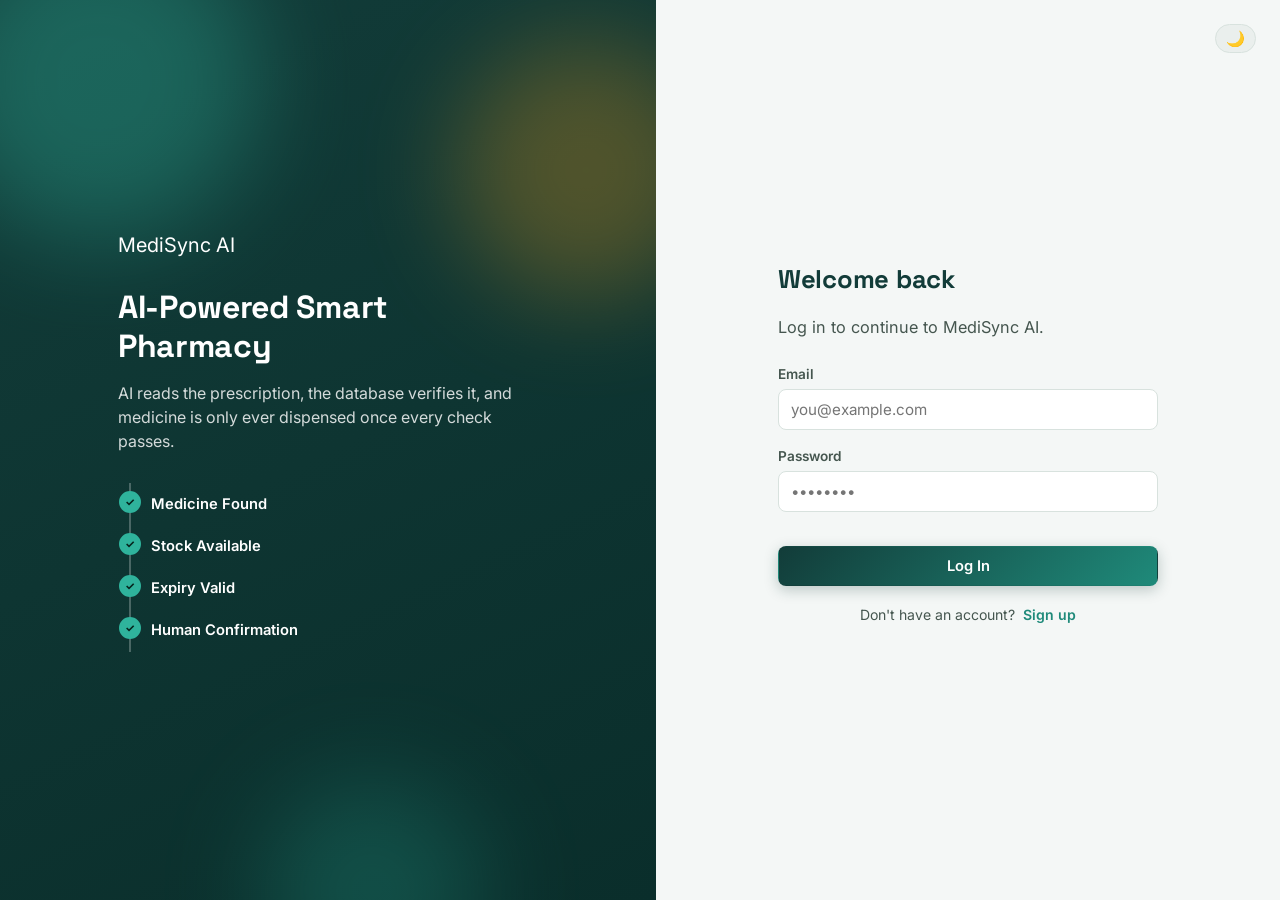
<file: frontend/login.html>
<!DOCTYPE html>
<html lang="en">
<head>
<meta charset="UTF-8">
<meta name="viewport" content="width=device-width, initial-scale=1.0">
<title>Log In — MediSync AI</title>
<link rel="stylesheet" href="static/style.css">
</head>
<body class="auth-body">
<div class="auth-split">
  <div class="auth-side-brand">
    <div class="bg-blobs" id="auth-blobs"></div>
    <div class="auth-side-content">
      <div class="brand auth-brand"><span class="dot"></span> MediSync AI</div>
      <h1 class="auth-side-title">AI-Powered Smart Pharmacy</h1>
      <p class="auth-side-text">AI reads the prescription, the database verifies it, and medicine is only ever dispensed once every check passes.</p>
      <div class="ladder auth-side-ladder">
        <div class="ladder-step pass"><div class="node">✓</div><div class="content"><strong>Medicine Found</strong></div></div>
        <div class="ladder-step pass"><div class="node">✓</div><div class="content"><strong>Stock Available</strong></div></div>
        <div class="ladder-step pass"><div class="node">✓</div><div class="content"><strong>Expiry Valid</strong></div></div>
        <div class="ladder-step pass"><div class="node">✓</div><div class="content"><strong>Human Confirmation</strong></div></div>
      </div>
    </div>
  </div>

  <div class="auth-side-form">
    <button class="theme-toggle-btn auth-theme-btn" id="theme-toggle" type="button" title="Toggle theme">🌙</button>
    <div class="auth-card-plain">
      <h2 data-i18n="login_title"></h2>
      <p class="subtitle" data-i18n="login_subtitle" style="margin-bottom:24px;"></p>

      <div class="field">
        <label data-i18n="email_label"></label>
        <input type="email" id="email-input" placeholder="you@example.com" autocomplete="email">
      </div>
      <div class="field">
        <label data-i18n="password_label"></label>
        <input type="password" id="password-input" placeholder="••••••••" autocomplete="current-password">
      </div>
      <div id="error-box" class="warn-box hidden mt-24" style="margin-bottom:0;"></div>
      <button id="login-btn" style="width:100%; margin-top:18px;" data-i18n="login_btn"></button>
      <div id="login-loading" class="hidden mt-24 flex"><span class="spinner"></span> <span data-i18n="logging_in"></span></div>

      <p class="auth-switch-line">
        <span data-i18n="no_account_text"></span>
        <a href="signup.html" data-i18n="signup_link"></a>
      </p>
    </div>
  </div>
</div>

<script src="static/i18n.js"></script>
<script>
document.addEventListener("DOMContentLoaded", () => {
  // If already logged in, skip straight to the app
  if (localStorage.getItem("medisync_token")) {
    window.location.href = "index.html";
    return;
  }
  applyTranslations();
  const theme = localStorage.getItem("medisync_theme") || "light";
  document.documentElement.setAttribute("data-theme", theme);
  document.getElementById("theme-toggle").textContent = theme === "dark" ? "☀️" : "🌙";
  document.getElementById("theme-toggle").addEventListener("click", () => {
    const newTheme = document.documentElement.getAttribute("data-theme") === "dark" ? "light" : "dark";
    localStorage.setItem("medisync_theme", newTheme);
    document.documentElement.setAttribute("data-theme", newTheme);
    document.getElementById("theme-toggle").textContent = newTheme === "dark" ? "☀️" : "🌙";
  });
  document.getElementById("auth-blobs").innerHTML = `<div class="blob blob-a"></div><div class="blob blob-b"></div><div class="blob blob-c"></div>`;
});

function showError(message) {
  const box = document.getElementById("error-box");
  box.textContent = message;
  box.classList.remove("hidden");
}

document.getElementById("login-btn").addEventListener("click", async () => {
  const email = document.getElementById("email-input").value.trim();
  const password = document.getElementById("password-input").value;
  document.getElementById("error-box").classList.add("hidden");
  if (!email || !password) { showError(t("fill_all_fields_error")); return; }

  document.getElementById("login-loading").classList.remove("hidden");
  document.getElementById("login-btn").disabled = true;
  try {
    const res = await fetch("/api/auth/login", {
      method: "POST",
      headers: { "Content-Type": "application/json" },
      body: JSON.stringify({ email, password }),
    });
    const data = await res.json();
    if (!res.ok) throw new Error(data.detail || "Login failed");
    localStorage.setItem("medisync_token", data.token);
    localStorage.setItem("medisync_user", JSON.stringify(data.user));
    window.location.href = "index.html";
  } catch (err) {
    showError(err.message);
  } finally {
    document.getElementById("login-loading").classList.add("hidden");
    document.getElementById("login-btn").disabled = false;
  }
});

document.getElementById("password-input").addEventListener("keydown", (e) => {
  if (e.key === "Enter") document.getElementById("login-btn").click();
});
</script>
</body>
</html>
</file>
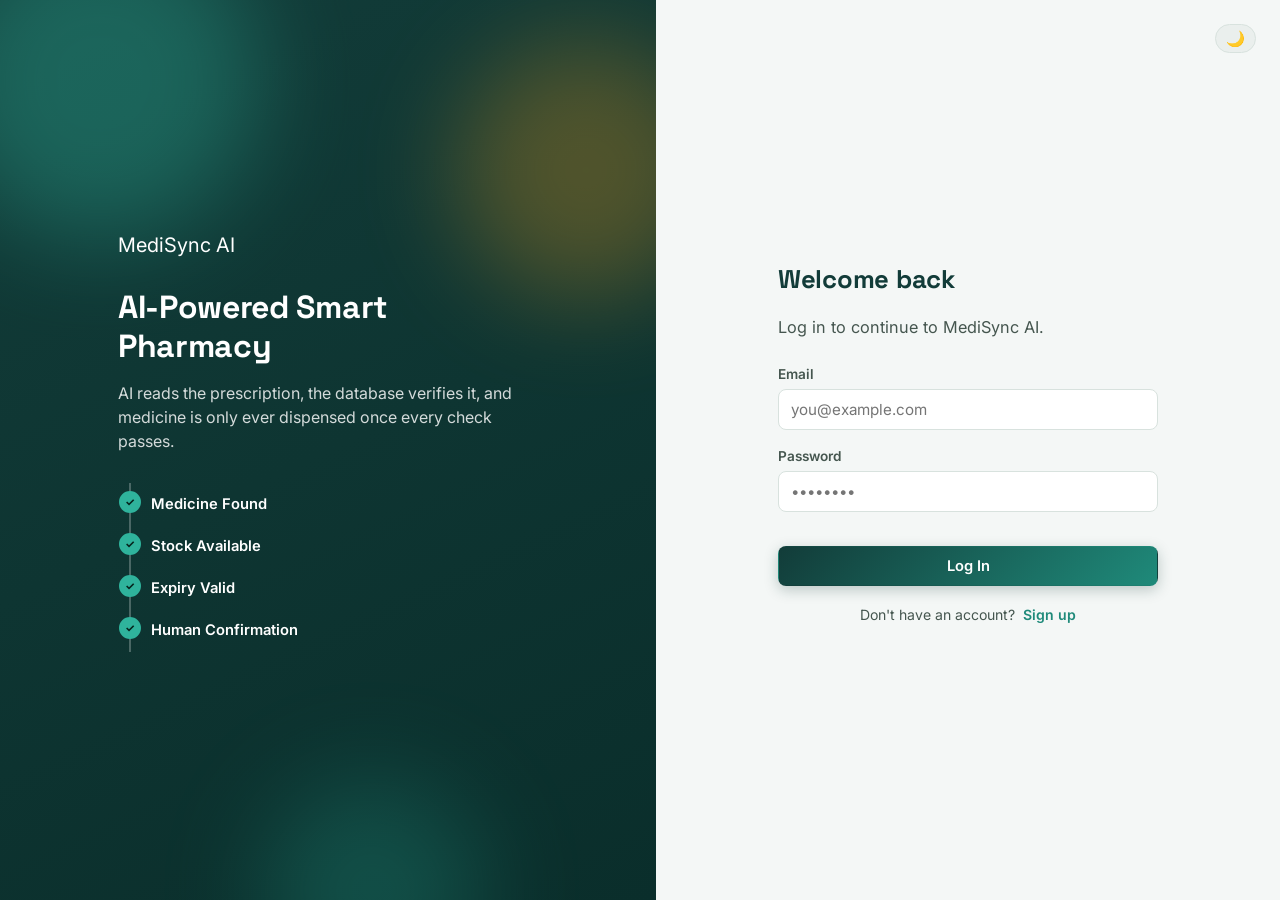
<file: frontend/scan.html>
<!DOCTYPE html>
<html lang="en">
<head>
<meta charset="UTF-8">
<meta name="viewport" content="width=device-width, initial-scale=1.0">
<title>Scan Prescription — MediSync AI</title>
<link rel="stylesheet" href="static/style.css">
</head>
<body>
<div id="topbar" class="topbar"></div>

<div class="page">
  <span class="eyebrow" data-i18n="scan_eyebrow"></span>
  <h1 data-i18n="scan_title"></h1>
  <p class="subtitle" data-i18n="scan_subtitle"></p>

  <div class="card reveal">
    <div class="chip-group" style="margin-bottom:20px;">
      <div class="chip selected" data-mode="pdf" data-i18n="mode_pdf"></div>
      <div class="chip" data-mode="image" data-i18n="mode_image"></div>
      <div class="chip" data-mode="qr" data-i18n="mode_qr"></div>
      <div class="chip" data-mode="text" data-i18n="mode_text"></div>
    </div>

    <div id="pdf-panel">
      <div class="upload-zone" id="pdf-drop">
        <div style="font-size:1.6rem;">📄</div>
        <p><strong data-i18n="upload_pdf_title"></strong><br><span style="color:var(--ink-soft); font-size:0.85rem;" data-i18n="upload_pdf_desc"></span></p>
        <input type="file" id="pdf-input" accept="application/pdf" class="hidden">
      </div>
    </div>

    <div id="image-panel" class="hidden">
      <div class="upload-zone" id="image-drop">
        <div style="font-size:1.6rem;">✍️</div>
        <p><strong data-i18n="upload_image_title"></strong><br><span style="color:var(--ink-soft); font-size:0.85rem;" data-i18n="upload_image_desc"></span></p>
        <input type="file" id="image-input" accept="image/*" class="hidden">
      </div>
      <img id="image-preview" class="hidden" style="max-width:200px; margin-top:14px; border-radius:8px;">
    </div>

    <div id="qr-panel" class="hidden">
      <div class="upload-zone" id="qr-drop">
        <div style="font-size:1.6rem;">▦</div>
        <p><strong data-i18n="upload_qr_title"></strong><br><span style="color:var(--ink-soft); font-size:0.85rem;" data-i18n="upload_qr_desc"></span></p>
        <input type="file" id="qr-input" accept="image/*" class="hidden">
      </div>
      <img id="qr-preview" class="hidden" style="max-width:200px; margin-top:14px; border-radius:8px;">
    </div>

    <div id="text-panel" class="hidden">
      <div class="field">
        <label data-i18n="text_label"></label>
        <textarea id="text-input" rows="4" data-i18n-placeholder="text_placeholder"></textarea>
      </div>
      <button id="text-submit" data-i18n="analyze_btn"></button>
    </div>

    <div id="loading" class="hidden mt-24 flex">
      <span class="spinner"></span> <span data-i18n="loading_scan"></span>
    </div>
  </div>

  <div id="result-section" class="card mt-24 hidden">
    <h3 data-i18n="result_title"></h3>
    <div id="demo-banner" class="note-box hidden mt-24" style="margin-bottom:14px;"></div>
    <table id="medicine-table">
      <thead><tr>
        <th data-i18n="th_name"></th><th data-i18n="th_dosage"></th>
        <th data-i18n="th_frequency"></th><th data-i18n="th_duration"></th><th data-i18n="th_found"></th>
      </tr></thead>
      <tbody></tbody>
    </table>

    <div id="confidence-box" class="mt-24"></div>

    <div id="review-warning" class="warn-box hidden mt-24" data-i18n="review_warning"></div>

    <div class="mt-24">
      <button id="verify-btn" data-i18n="verify_dispense_btn"></button>
    </div>
  </div>

  <div id="verify-section" class="card mt-24 hidden">
    <h3 data-i18n="verify_title"></h3>
    <div id="verify-ladders"></div>
    <div class="mt-24">
      <button id="dispense-btn" data-i18n="confirm_dispense_btn"></button>
    </div>
  </div>

  <div id="dispense-section" class="card mt-24 hidden">
    <h3 data-i18n="dispense_title"></h3>
    <div id="dispense-log" class="mono" style="font-size:0.9rem; line-height:1.9;"></div>
    <div id="label-box" class="hidden mt-24"></div>
  </div>
</div>

<footer class="site-footer" data-i18n="footer_tagline"></footer>
<script src="static/i18n.js"></script>
<script src="static/app.js"></script>
<script>
let currentMedicines = [];

document.querySelectorAll(".chip[data-mode]").forEach(chip => {
  chip.addEventListener("click", () => {
    document.querySelectorAll(".chip[data-mode]").forEach(c => c.classList.remove("selected"));
    chip.classList.add("selected");
    ["pdf", "image", "qr", "text"].forEach(m => {
      document.getElementById(`${m}-panel`).classList.toggle("hidden", m !== chip.dataset.mode);
    });
  });
});

document.getElementById("pdf-drop").addEventListener("click", () => document.getElementById("pdf-input").click());
document.getElementById("image-drop").addEventListener("click", () => document.getElementById("image-input").click());
document.getElementById("qr-drop").addEventListener("click", () => document.getElementById("qr-input").click());

document.getElementById("qr-input").addEventListener("change", async (e) => {
  const file = e.target.files[0];
  if (!file) return;
  const preview = document.getElementById("qr-preview");
  preview.src = URL.createObjectURL(file);
  preview.classList.remove("hidden");
  const formData = new FormData();
  formData.append("file", file);
  formData.append("language", currentLang());
  await runScan("/scan/qr", { method: "POST", body: formData });
});

document.getElementById("pdf-input").addEventListener("change", async (e) => {
  const file = e.target.files[0];
  if (!file) return;
  const formData = new FormData();
  formData.append("file", file);
  formData.append("language", currentLang());
  await runScan("/scan/pdf", { method: "POST", body: formData });
});

document.getElementById("image-input").addEventListener("change", async (e) => {
  const file = e.target.files[0];
  if (!file) return;
  const preview = document.getElementById("image-preview");
  preview.src = URL.createObjectURL(file);
  preview.classList.remove("hidden");
  const formData = new FormData();
  formData.append("file", file);
  formData.append("language", currentLang());
  await runScan("/scan/image", { method: "POST", body: formData });
});

document.getElementById("text-submit").addEventListener("click", async () => {
  const text = document.getElementById("text-input").value.trim();
  if (!text) { toast("Please enter text first", "error"); return; }
  await runScan("/scan/text", { method: "POST", body: JSON.stringify({ text, language: currentLang() }) });
});

async function runScan(path, options) {
  document.getElementById("loading").classList.remove("hidden");
  document.getElementById("result-section").classList.add("hidden");
  document.getElementById("verify-section").classList.add("hidden");
  document.getElementById("dispense-section").classList.add("hidden");
  try {
    const data = await apiCall(path, options);
    renderScanResult(data);
  } catch (err) {
    toast(err.message, "error");
  } finally {
    document.getElementById("loading").classList.add("hidden");
  }
}

function renderScanResult(data) {
  currentMedicines = data.medicines || [];
  const tbody = document.querySelector("#medicine-table tbody");
  tbody.innerHTML = currentMedicines.map(m => `
    <tr>
      <td>${m.name}</td>
      <td>${m.dosage || "-"}</td>
      <td>${m.frequency || "-"}</td>
      <td>${m.duration || "-"}</td>
      <td>${m.found_in_database ? '<span class="pill safe">✓</span>' : '<span class="pill blocked">✕</span>'}</td>
    </tr>
  `).join("") || `<tr><td colspan="5" style="color:var(--ink-soft);">${t("no_medicines_extracted")}</td></tr>`;

  const demoBanner = document.getElementById("demo-banner");
  if (data.demo_mode) {
    demoBanner.classList.remove("hidden");
    demoBanner.textContent = "🧪 " + (data.note || "Demo mode active.");
  } else {
    demoBanner.classList.add("hidden");
  }

  const pct = Math.round((data.final_confidence || 0) * 100);
  document.getElementById("confidence-box").innerHTML = `
    <strong>${t("confidence_label")}</strong>
    <span class="pill ${pct >= 60 ? "safe" : "blocked"}">${pct}%</span>
  `;

  document.getElementById("review-warning").classList.toggle("hidden", !data.needs_pharmacist_review);
  document.getElementById("result-section").classList.remove("hidden");
}

document.getElementById("verify-btn").addEventListener("click", async () => {
  if (currentMedicines.length === 0) { toast("Extract a medicine first", "error"); return; }
  const items = currentMedicines.map(m => ({ name: m.name, quantity: 1 }));
  try {
    const data = await apiCall("/verify", { method: "POST", body: JSON.stringify({ items }) });
    const container = document.getElementById("verify-ladders");
    container.innerHTML = data.items.map(r => `
      <div class="card" style="margin-bottom:14px;">
        <div class="flex-between">
          <strong>${r.medicine_name}</strong>
          ${r.dispense_allowed ? '<span class="pill safe">✓ Allowed</span>' : '<span class="pill blocked">✕ Blocked</span>'}
        </div>
        ${renderLadder(r.steps)}
      </div>
    `).join("");
    document.getElementById("verify-section").classList.remove("hidden");
    document.getElementById("dispense-btn").disabled = !data.overall_dispense_allowed;
    if (!data.overall_dispense_allowed) {
      toast("Some medicines failed verification — dispensing blocked", "error");
    }
  } catch (err) {
    toast(err.message, "error");
  }
});

document.getElementById("dispense-btn").addEventListener("click", async () => {
  const items = currentMedicines.map(m => ({ name: m.name, quantity: 1 }));
  const log = document.getElementById("dispense-log");
  const section = document.getElementById("dispense-section");
  section.classList.remove("hidden");
  log.innerHTML = "";
  const steps = ["Verifying...", "Medicine Found", "Checking Stock", "Opening Drawer...", "Dispensing...", "Printing Label..."];
  for (const step of steps) {
    log.innerHTML += `<div>&gt; ${step}</div>`;
    await new Promise(r => setTimeout(r, 450));
  }
  try {
    const data = await apiCall("/dispense", {
      method: "POST",
      body: JSON.stringify({ items, timing_note: "As per prescription" })
    });
    log.innerHTML += `<div style="color:var(--safe);">&gt; Done. Drawers opened: ${data.drawers_opened.join(", ")}</div>`;
    document.getElementById("label-box").classList.remove("hidden");
    document.getElementById("label-box").innerHTML = `
      <div class="card" style="background:var(--surface-sunken);">
        <h3 style="margin-bottom:8px;">${t("label_title")}</h3>
        <p class="mono" style="margin:0;">${data.label.medicines.join(", ")}</p>
        <p style="margin-top:6px; color:var(--ink-soft);">${data.label.timing_note}</p>
      </div>`;
  } catch (err) {
    log.innerHTML += `<div style="color:var(--blocked);">&gt; Blocked: ${err.message}</div>`;
  }
});
</script>
</body>
</html>
</file>
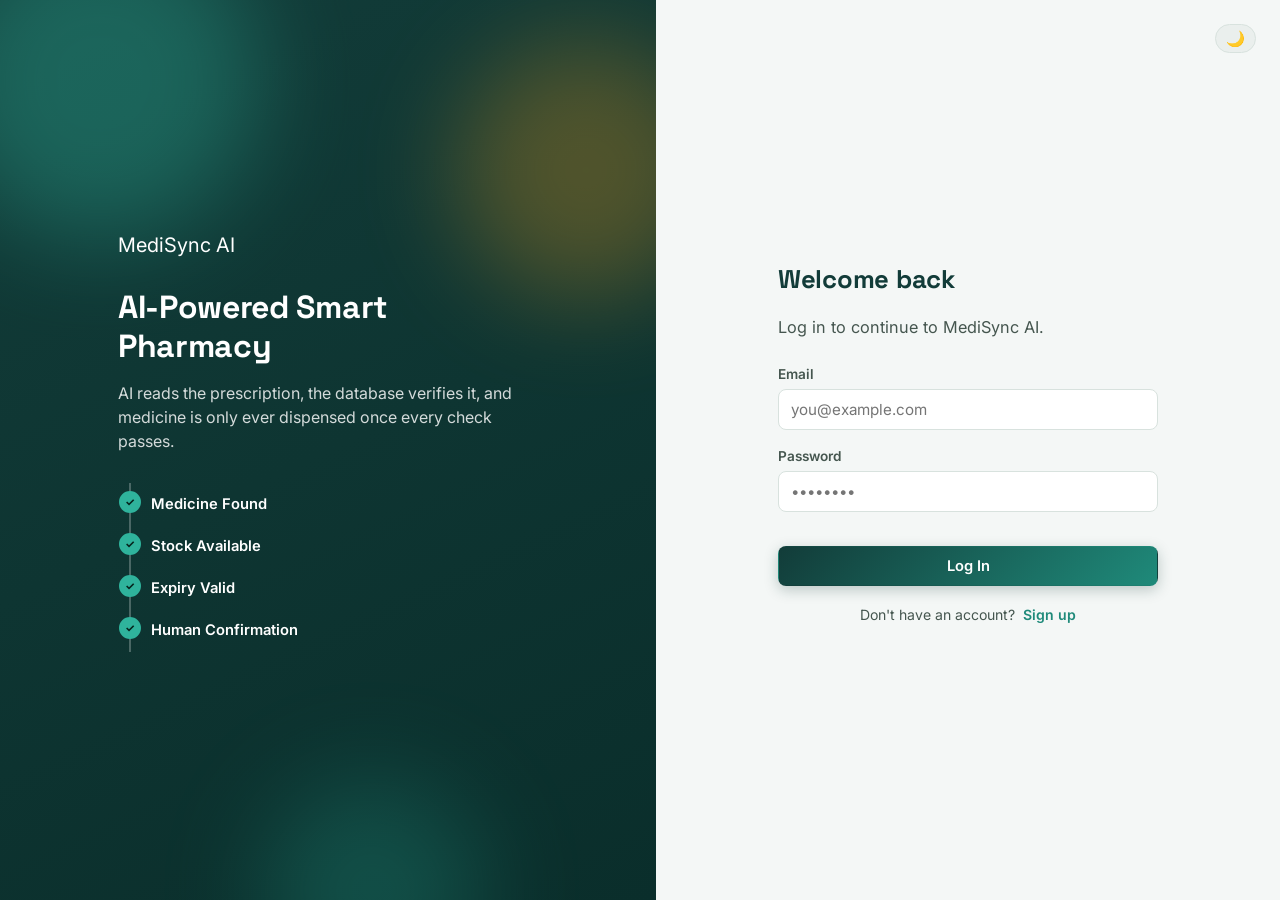
<file: frontend/selfcare.html>
<!DOCTYPE html>
<html lang="en">
<head>
<meta charset="UTF-8">
<meta name="viewport" content="width=device-width, initial-scale=1.0">
<title>Self-Care Assistant — MediSync AI</title>
<link rel="stylesheet" href="static/style.css">
</head>
<body>
<div id="topbar" class="topbar"></div>

<div class="page">
  <span class="eyebrow" data-i18n="selfcare_eyebrow"></span>
  <h1 data-i18n="selfcare_title"></h1>
  <p class="subtitle" data-i18n="selfcare_subtitle"></p>

  <div class="card reveal">
    <div class="field">
      <label data-i18n="symptoms_label"></label>
      <div class="chip-group" id="symptom-chips"></div>
    </div>

    <div class="field-row">
      <div class="field">
        <label data-i18n="age_label"></label>
        <input type="number" id="age" placeholder="e.g. 28" min="0">
      </div>
      <div class="field">
        <label data-i18n="weight_label"></label>
        <input type="number" id="weight" placeholder="e.g. 60">
      </div>
    </div>

    <div class="field-row">
      <div class="field">
        <label data-i18n="allergy_label"></label>
        <input type="text" id="allergy" data-i18n-placeholder="allergy_placeholder">
      </div>
      <div class="field">
        <label data-i18n="bp_label"></label>
        <select id="bp">
          <option value="normal" data-i18n="bp_normal"></option>
          <option value="high" data-i18n="bp_high"></option>
          <option value="low" data-i18n="bp_low"></option>
          <option value="unknown" data-i18n="bp_unknown"></option>
        </select>
      </div>
    </div>

    <div class="field-row">
      <div class="field">
        <label data-i18n="pregnancy_label"></label>
        <select id="pregnancy"><option value="false" data-i18n="no"></option><option value="true" data-i18n="yes"></option></select>
      </div>
      <div class="field">
        <label data-i18n="diabetes_label"></label>
        <select id="diabetes"><option value="false" data-i18n="no"></option><option value="true" data-i18n="yes"></option></select>
      </div>
    </div>

    <button id="submit-btn" data-i18n="get_recommendation_btn"></button>
    <div id="loading" class="hidden mt-24 flex"><span class="spinner"></span> <span data-i18n="loading_selfcare"></span></div>
  </div>

  <div id="result-section" class="mt-24 hidden">
    <div id="demo-banner" class="note-box hidden" style="margin-bottom:14px;"></div>
    <div id="recommendations"></div>
  </div>

  <div id="verify-section" class="card mt-24 hidden">
    <h3 data-i18n="verify_title"></h3>
    <div id="verify-ladders"></div>
    <button id="dispense-btn" class="mt-24" data-i18n="confirm_dispense_btn"></button>
  </div>

  <div id="dispense-section" class="card mt-24 hidden">
    <h3 data-i18n="dispense_title"></h3>
    <div id="dispense-log" class="mono" style="font-size:0.9rem; line-height:1.9;"></div>
    <div id="label-box" class="hidden mt-24"></div>
  </div>
</div>

<footer class="site-footer" data-i18n="footer_tagline"></footer>
<script src="static/i18n.js"></script>
<script src="static/app.js"></script>
<script>
const SYMPTOMS = ["Headache", "Fever", "Vomiting", "Cold", "Cough", "Muscle Pain", "Acidity", "Diarrhea"];
document.getElementById("symptom-chips").innerHTML = SYMPTOMS.map(s =>
  `<div class="chip" data-symptom="${s}">${s}</div>`).join("");

document.querySelectorAll(".chip[data-symptom]").forEach(chip => {
  chip.addEventListener("click", () => chip.classList.toggle("selected"));
});

let currentMedicineName = null;

document.getElementById("submit-btn").addEventListener("click", async () => {
  const symptoms = [...document.querySelectorAll(".chip.selected")].map(c => c.dataset.symptom);
  const age = parseInt(document.getElementById("age").value || "0");
  if (symptoms.length === 0) { toast(t("select_symptom_error"), "error"); return; }
  if (!age) { toast(t("enter_age_error"), "error"); return; }

  const payload = {
    symptoms,
    age,
    weight: parseFloat(document.getElementById("weight").value || "0") || null,
    pregnancy: document.getElementById("pregnancy").value === "true",
    allergy: document.getElementById("allergy").value || "none",
    diabetes: document.getElementById("diabetes").value === "true",
    blood_pressure: document.getElementById("bp").value,
    language: currentLang(),
  };

  document.getElementById("loading").classList.remove("hidden");
  document.getElementById("result-section").classList.add("hidden");
  document.getElementById("verify-section").classList.add("hidden");
  document.getElementById("dispense-section").classList.add("hidden");

  try {
    const data = await apiCall("/selfcare/recommend", { method: "POST", body: JSON.stringify(payload) });
    renderRecommendations(data);
  } catch (err) {
    toast(err.message, "error");
  } finally {
    document.getElementById("loading").classList.add("hidden");
  }
});

function renderRecommendations(data) {
  const demoBanner = document.getElementById("demo-banner");
  if (data.demo_mode) {
    demoBanner.classList.remove("hidden");
    demoBanner.textContent = "🧪 " + (data.note || "Demo mode active.");
  } else {
    demoBanner.classList.add("hidden");
  }

  const container = document.getElementById("recommendations");
  const recs = data.recommendations || [];
  container.innerHTML = recs.map((r) => {
    const needsDoctor = (r.doctor_visit_required || "").toLowerCase().startsWith("yes");
    return `
    <div class="card mt-24">
      <div class="flex-between">
        <h3 style="margin:0;">${r.possible_cause}</h3>
        ${needsDoctor ? `<span class="pill blocked">${t("doctor_visit_suggested")}</span>` : `<span class="pill safe">${t("otc_safe")}</span>`}
      </div>
      <table class="mt-24">
        <tr><th>${t("th_medicine")}</th><td>${r.medicine}</td></tr>
        <tr><th>${t("th_dosage_row")}</th><td>${r.dosage}</td></tr>
        <tr><th>${t("th_precautions")}</th><td>${r.precautions}</td></tr>
        <tr><th>${t("th_doctor_required")}</th><td>${r.doctor_visit_required}</td></tr>
      </table>
      ${!needsDoctor ? `<button class="mt-24" onclick="selectMedicine('${r.medicine.replace(/'/g, "\\'")}')">${t("verify_dispense_this")}</button>` : ""}
    </div>`;
  }).join("") || `<div class="card">${t("no_recommendation")}</div>`;

  document.getElementById("result-section").classList.remove("hidden");
}

async function selectMedicine(medicineLabel) {
  const nameGuess = medicineLabel.split(" ")[0];
  currentMedicineName = nameGuess;
  try {
    const data = await apiCall("/verify", { method: "POST", body: JSON.stringify({ items: [{ name: nameGuess, quantity: 1 }] }) });
    const container = document.getElementById("verify-ladders");
    container.innerHTML = data.items.map(r => `
      <div class="card" style="margin-bottom:14px;">
        <div class="flex-between">
          <strong>${r.medicine_name}</strong>
          ${r.dispense_allowed ? '<span class="pill safe">✓ Allowed</span>' : '<span class="pill blocked">✕ Blocked</span>'}
        </div>
        ${renderLadder(r.steps)}
      </div>
    `).join("");
    document.getElementById("verify-section").classList.remove("hidden");
    document.getElementById("dispense-btn").disabled = !data.overall_dispense_allowed;
    document.getElementById("verify-section").scrollIntoView({ behavior: "smooth" });
  } catch (err) {
    toast(err.message, "error");
  }
}

document.getElementById("dispense-btn").addEventListener("click", async () => {
  if (!currentMedicineName) return;
  const log = document.getElementById("dispense-log");
  const section = document.getElementById("dispense-section");
  section.classList.remove("hidden");
  log.innerHTML = "";
  const steps = ["Verifying...", "Medicine Found", "Checking Stock", "Opening Drawer...", "Dispensing...", "Printing Label..."];
  for (const step of steps) {
    log.innerHTML += `<div>&gt; ${step}</div>`;
    await new Promise(r => setTimeout(r, 450));
  }
  try {
    const data = await apiCall("/dispense", {
      method: "POST",
      body: JSON.stringify({ items: [{ name: currentMedicineName, quantity: 1 }], timing_note: "As suggested by Self-Care Assistant" })
    });
    log.innerHTML += `<div style="color:var(--safe);">&gt; Done. Drawers opened: ${data.drawers_opened.join(", ")}</div>`;
    document.getElementById("label-box").classList.remove("hidden");
    document.getElementById("label-box").innerHTML = `
      <div class="card" style="background:var(--surface-sunken);">
        <h3 style="margin-bottom:8px;">${t("label_title")}</h3>
        <p class="mono" style="margin:0;">${data.label.medicines.join(", ")}</p>
        <p style="margin-top:6px; color:var(--ink-soft);">${data.label.timing_note}</p>
      </div>`;
  } catch (err) {
    log.innerHTML += `<div style="color:var(--blocked);">&gt; Blocked: ${err.message}</div>`;
  }
});
</script>
</body>
</html>
</file>
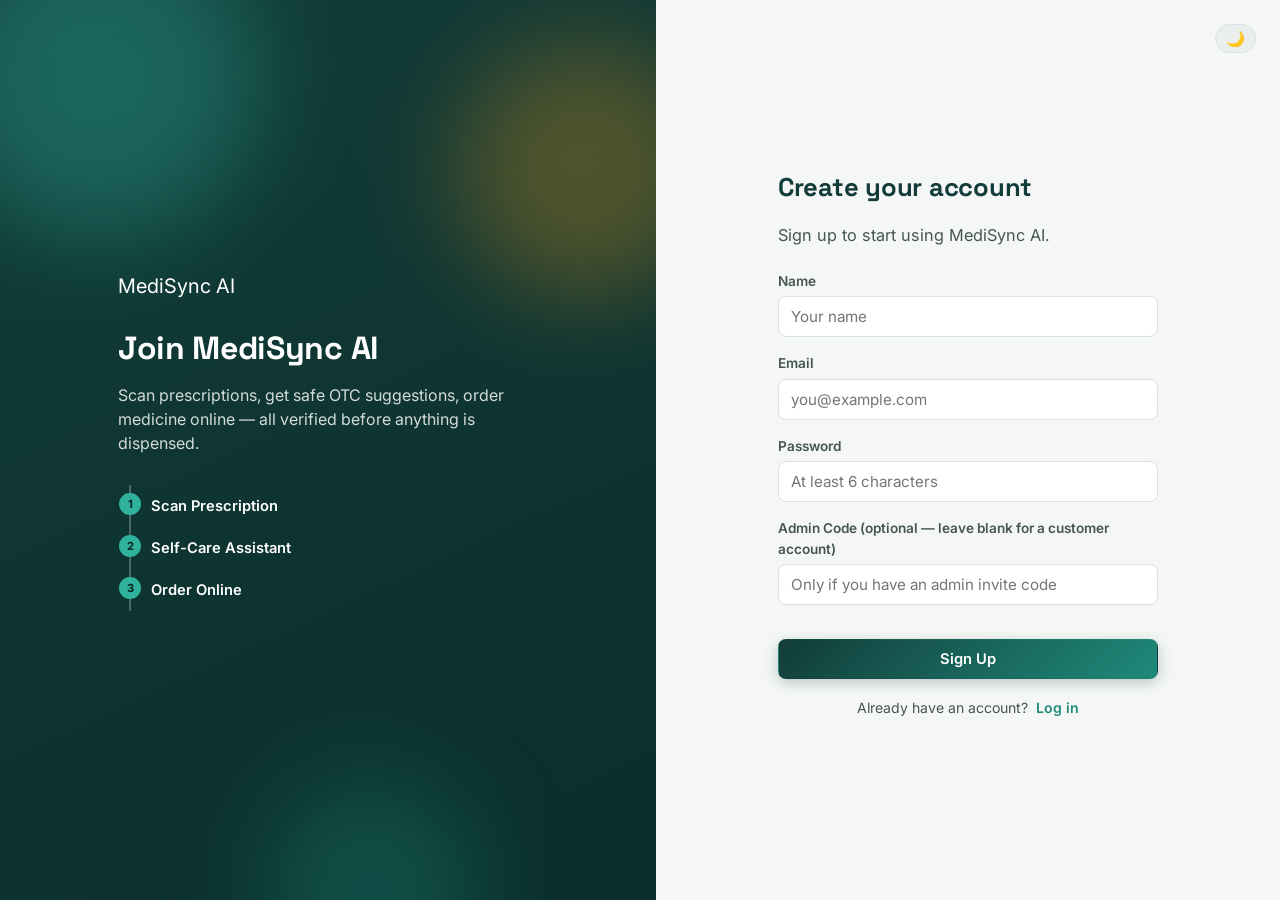
<file: frontend/signup.html>
<!DOCTYPE html>
<html lang="en">
<head>
<meta charset="UTF-8">
<meta name="viewport" content="width=device-width, initial-scale=1.0">
<title>Sign Up — MediSync AI</title>
<link rel="stylesheet" href="static/style.css">
</head>
<body class="auth-body">
<div class="auth-split">
  <div class="auth-side-brand">
    <div class="bg-blobs" id="auth-blobs"></div>
    <div class="auth-side-content">
      <div class="brand auth-brand"><span class="dot"></span> MediSync AI</div>
      <h1 class="auth-side-title">Join MediSync AI</h1>
      <p class="auth-side-text">Scan prescriptions, get safe OTC suggestions, order medicine online — all verified before anything is dispensed.</p>
      <div class="ladder auth-side-ladder">
        <div class="ladder-step pass"><div class="node">1</div><div class="content"><strong>Scan Prescription</strong></div></div>
        <div class="ladder-step pass"><div class="node">2</div><div class="content"><strong>Self-Care Assistant</strong></div></div>
        <div class="ladder-step pass"><div class="node">3</div><div class="content"><strong>Order Online</strong></div></div>
      </div>
    </div>
  </div>

  <div class="auth-side-form">
    <button class="theme-toggle-btn auth-theme-btn" id="theme-toggle" type="button" title="Toggle theme">🌙</button>
    <div class="auth-card-plain">
      <h2 data-i18n="signup_title"></h2>
      <p class="subtitle" data-i18n="signup_subtitle" style="margin-bottom:24px;"></p>

      <div class="field">
        <label data-i18n="name_label"></label>
        <input type="text" id="name-input" placeholder="Your name" autocomplete="name">
      </div>
      <div class="field">
        <label data-i18n="email_label"></label>
        <input type="email" id="email-input" placeholder="you@example.com" autocomplete="email">
      </div>
      <div class="field">
        <label data-i18n="password_label"></label>
        <input type="password" id="password-input" placeholder="At least 6 characters" autocomplete="new-password">
      </div>
      <div class="field">
        <label data-i18n="admin_code_label"></label>
        <input type="text" id="admin-code-input" data-i18n-placeholder="admin_code_placeholder">
      </div>
      <div id="error-box" class="warn-box hidden mt-24" style="margin-bottom:0;"></div>
      <button id="signup-btn" style="width:100%; margin-top:18px;" data-i18n="signup_btn"></button>
      <div id="signup-loading" class="hidden mt-24 flex"><span class="spinner"></span> <span data-i18n="signing_up"></span></div>

      <p class="auth-switch-line">
        <span data-i18n="have_account_text"></span>
        <a href="login.html" data-i18n="login_link"></a>
      </p>
    </div>
  </div>
</div>

<script src="static/i18n.js"></script>
<script>
document.addEventListener("DOMContentLoaded", () => {
  if (localStorage.getItem("medisync_token")) {
    window.location.href = "index.html";
    return;
  }
  applyTranslations();
  const theme = localStorage.getItem("medisync_theme") || "light";
  document.documentElement.setAttribute("data-theme", theme);
  document.getElementById("theme-toggle").textContent = theme === "dark" ? "☀️" : "🌙";
  document.getElementById("theme-toggle").addEventListener("click", () => {
    const newTheme = document.documentElement.getAttribute("data-theme") === "dark" ? "light" : "dark";
    localStorage.setItem("medisync_theme", newTheme);
    document.documentElement.setAttribute("data-theme", newTheme);
    document.getElementById("theme-toggle").textContent = newTheme === "dark" ? "☀️" : "🌙";
  });
  document.getElementById("auth-blobs").innerHTML = `<div class="blob blob-a"></div><div class="blob blob-b"></div><div class="blob blob-c"></div>`;
});

function showError(message) {
  const box = document.getElementById("error-box");
  box.textContent = message;
  box.classList.remove("hidden");
}

document.getElementById("signup-btn").addEventListener("click", async () => {
  const name = document.getElementById("name-input").value.trim();
  const email = document.getElementById("email-input").value.trim();
  const password = document.getElementById("password-input").value;
  document.getElementById("error-box").classList.add("hidden");

  if (!name || !email || !password) { showError(t("fill_all_fields_error")); return; }
  if (password.length < 6) { showError(t("password_length_error")); return; }

  document.getElementById("signup-loading").classList.remove("hidden");
  document.getElementById("signup-btn").disabled = true;
  try {
    const res = await fetch("/api/auth/signup", {
      method: "POST",
      headers: { "Content-Type": "application/json" },
      body: JSON.stringify({ name, email, password, admin_code: document.getElementById("admin-code-input").value.trim() }),
    });
    const data = await res.json();
    if (!res.ok) throw new Error(data.detail || "Signup failed");
    localStorage.setItem("medisync_token", data.token);
    localStorage.setItem("medisync_user", JSON.stringify(data.user));
    window.location.href = "index.html";
  } catch (err) {
    showError(err.message);
  } finally {
    document.getElementById("signup-loading").classList.add("hidden");
    document.getElementById("signup-btn").disabled = false;
  }
});

document.getElementById("password-input").addEventListener("keydown", (e) => {
  if (e.key === "Enter") document.getElementById("signup-btn").click();
});
</script>
</body>
</html>
</file>
<file: frontend/static/style.css>
/* =========================================================================
   MediSync AI — Design System
   Theme idea: a clinical "verification ladder" — every medicine passes
   through visible checks (Found → Stock → Expiry → Prescription) before
   it's ever released. Status colors (safe/caution/blocked) carry meaning
   everywhere, not just decoration.
   ========================================================================= */

@import url('https://fonts.googleapis.com/css2?family=Space+Grotesk:wght@500;600;700&family=Inter:wght@400;500;600&family=IBM+Plex+Mono:wght@500;600&display=swap');

:root {
  --ink: #12241F;
  --ink-soft: #45564F;
  --bg: #F4F7F6;
  --surface: #FFFFFF;
  --surface-sunken: #EAEFED;
  --line: #D8E2DE;

  --brand: #123C39;       /* deep teal-ink — nav, headings */
  --brand-mid: #1F8A7A;   /* mid teal — links, secondary buttons */
  --brand-bright: #2FB39C;/* bright teal — hover states */

  --safe: #1F9D6C;
  --safe-bg: #E7F6EE;
  --caution: #C98A1E;
  --caution-bg: #FBF1DD;
  --blocked: #C7405A;
  --blocked-bg: #FBE9EC;

  --radius: 10px;
  --shadow: 0 1px 2px rgba(18,36,31,0.06), 0 4px 16px rgba(18,36,31,0.06);

  --font-display: 'Space Grotesk', sans-serif;
  --font-body: 'Inter', sans-serif;
  --font-mono: 'IBM Plex Mono', monospace;
}

* { box-sizing: border-box; }

html, body {
  margin: 0;
  background: var(--bg);
  color: var(--ink);
  font-family: var(--font-body);
  font-size: 16px;
  line-height: 1.5;
}

h1, h2, h3, h4 {
  font-family: var(--font-display);
  color: var(--brand);
  margin: 0 0 0.4em 0;
  letter-spacing: -0.01em;
}

a { color: var(--brand-mid); text-decoration: none; }
a:hover { color: var(--brand-bright); }

.mono { font-family: var(--font-mono); }

/* ---------- Layout shell ---------- */
.topbar {
  display: flex;
  align-items: center;
  justify-content: space-between;
  padding: 16px 28px;
  background: var(--brand);
  color: #fff;
}
.topbar .brand {
  display: flex;
  align-items: center;
  gap: 10px;
  font-family: var(--font-display);
  font-weight: 700;
  font-size: 1.15rem;
  color: #fff;
}
.topbar .brand .dot {
  width: 10px; height: 10px; border-radius: 50%;
  background: var(--brand-bright);
  box-shadow: 0 0 0 4px rgba(47,179,156,0.25);
}
.topbar nav a {
  color: #DCEFE9;
  margin-left: 22px;
  font-size: 0.92rem;
  font-weight: 500;
}
.topbar nav a:hover { color: #fff; }
.topbar nav a.active { color: #fff; border-bottom: 2px solid var(--brand-bright); padding-bottom: 3px; }

.page {
  max-width: 980px;
  margin: 0 auto;
  padding: 36px 24px 80px;
}

.eyebrow {
  text-transform: uppercase;
  font-size: 0.72rem;
  letter-spacing: 0.08em;
  font-weight: 600;
  color: var(--brand-mid);
  margin-bottom: 6px;
  display: block;
}

.subtitle { color: var(--ink-soft); font-size: 1.02rem; margin-bottom: 28px; max-width: 640px; }

/* ---------- Cards / grid ---------- */
.card {
  background: var(--surface);
  border: 1px solid var(--line);
  border-radius: var(--radius);
  padding: 22px;
  box-shadow: var(--shadow);
}

.grid-4 {
  display: grid;
  grid-template-columns: repeat(2, 1fr);
  gap: 18px;
}
@media (max-width: 700px) { .grid-4 { grid-template-columns: 1fr; } }

.module-card {
  background: var(--surface);
  border: 1px solid var(--line);
  border-radius: var(--radius);
  padding: 26px;
  box-shadow: var(--shadow);
  display: block;
  transition: transform 0.15s ease, border-color 0.15s ease;
}
.module-card:hover { transform: translateY(-3px); border-color: var(--brand-mid); }
.module-card .icon { font-size: 1.8rem; }
.module-card h3 { margin-top: 10px; margin-bottom: 6px; }
.module-card p { color: var(--ink-soft); font-size: 0.92rem; margin: 0; }

/* ---------- Buttons / forms ---------- */
button, .btn {
  font-family: var(--font-body);
  font-weight: 600;
  font-size: 0.92rem;
  border-radius: 8px;
  border: 1px solid transparent;
  padding: 10px 18px;
  cursor: pointer;
  background: var(--brand);
  color: #fff;
  transition: background 0.15s ease;
}
button:hover, .btn:hover { background: var(--brand-mid); }
button.secondary { background: var(--surface); color: var(--brand); border: 1px solid var(--line); }
button.secondary:hover { background: var(--surface-sunken); }
button.danger { background: var(--blocked); }
button:disabled { opacity: 0.5; cursor: not-allowed; }

input, select, textarea {
  width: 100%;
  font-family: var(--font-body);
  font-size: 0.95rem;
  padding: 10px 12px;
  border-radius: 8px;
  border: 1px solid var(--line);
  background: var(--surface);
  color: var(--ink);
}
input:focus, select:focus, textarea:focus {
  outline: 2px solid var(--brand-bright);
  outline-offset: 1px;
}
label { font-size: 0.85rem; font-weight: 600; color: var(--ink-soft); display: block; margin-bottom: 5px; }
.field { margin-bottom: 16px; }
.field-row { display: grid; grid-template-columns: 1fr 1fr; gap: 14px; }
@media (max-width: 600px) { .field-row { grid-template-columns: 1fr; } }

.chip-group { display: flex; flex-wrap: wrap; gap: 8px; }
.chip {
  border: 1px solid var(--line);
  background: var(--surface);
  padding: 8px 14px;
  border-radius: 20px;
  font-size: 0.88rem;
  cursor: pointer;
  user-select: none;
}
.chip.selected { background: var(--brand); color: #fff; border-color: var(--brand); }

/* ---------- Status pills ---------- */
.pill { display: inline-flex; align-items: center; gap: 5px; padding: 3px 10px; border-radius: 20px; font-size: 0.78rem; font-weight: 600; }
.pill.safe { background: var(--safe-bg); color: var(--safe); }
.pill.caution { background: var(--caution-bg); color: var(--caution); }
.pill.blocked { background: var(--blocked-bg); color: var(--blocked); }

/* ---------- Verification ladder (signature element) ---------- */
.ladder { display: flex; flex-direction: column; gap: 0; margin: 18px 0; }
.ladder-step {
  display: flex; align-items: flex-start; gap: 14px;
  padding: 10px 0;
  border-left: 2px solid var(--line);
  margin-left: 11px;
  padding-left: 20px;
  position: relative;
}
.ladder-step:last-child { border-left: 2px solid transparent; }
.ladder-step .node {
  position: absolute; left: -12px; top: 8px;
  width: 22px; height: 22px; border-radius: 50%;
  background: var(--surface-sunken);
  border: 2px solid var(--line);
  display: flex; align-items: center; justify-content: center;
  font-size: 0.7rem; font-weight: 700; color: var(--ink-soft);
  transition: all 0.2s ease;
}
.ladder-step.pass .node { background: var(--safe); border-color: var(--safe); color: #fff; }
.ladder-step.fail .node { background: var(--blocked); border-color: var(--blocked); color: #fff; }
.ladder-step .content strong { display: block; font-size: 0.92rem; }
.ladder-step .content span { font-size: 0.85rem; color: var(--ink-soft); }

/* ---------- Table ---------- */
table { width: 100%; border-collapse: collapse; font-size: 0.9rem; }
th, td { text-align: left; padding: 10px 12px; border-bottom: 1px solid var(--line); }
th { color: var(--ink-soft); font-weight: 600; font-size: 0.78rem; text-transform: uppercase; letter-spacing: 0.03em; }
tr:hover td { background: var(--surface-sunken); }

/* ---------- Utility ---------- */
.flex { display: flex; align-items: center; gap: 10px; }
.flex-between { display: flex; align-items: center; justify-content: space-between; }
.mt-24 { margin-top: 24px; }
.mt-32 { margin-top: 32px; }
.hidden { display: none !important; }
.note-box {
  background: var(--surface-sunken);
  border-left: 3px solid var(--brand-mid);
  padding: 12px 16px;
  border-radius: 6px;
  font-size: 0.88rem;
  color: var(--ink-soft);
}
.warn-box {
  background: var(--blocked-bg);
  border-left: 3px solid var(--blocked);
  padding: 12px 16px;
  border-radius: 6px;
  font-size: 0.9rem;
  color: var(--blocked);
  font-weight: 600;
}
.spinner {
  width: 16px; height: 16px;
  border: 2px solid rgba(255,255,255,0.4);
  border-top-color: #fff;
  border-radius: 50%;
  animation: spin 0.7s linear infinite;
  display: inline-block;
}
@keyframes spin { to { transform: rotate(360deg); } }

.upload-zone {
  border: 2px dashed var(--line);
  border-radius: var(--radius);
  padding: 34px;
  text-align: center;
  cursor: pointer;
  background: var(--surface);
}
.upload-zone:hover { border-color: var(--brand-mid); background: var(--surface-sunken); }

.stat {
  text-align: left;
}
.stat .num { font-family: var(--font-mono); font-size: 1.9rem; font-weight: 600; color: var(--brand); }
.stat .label { font-size: 0.8rem; color: var(--ink-soft); text-transform: uppercase; letter-spacing: 0.03em; }

footer.site-footer {
  text-align: center;
  color: var(--ink-soft);
  font-size: 0.8rem;
  padding: 30px 0;
}

/* =========================================================================
   Motion & polish — floating background blobs, scroll reveal, stagger-in
   ========================================================================= */
.topbar {
  position: sticky;
  top: 0;
  z-index: 100;
  backdrop-filter: blur(8px);
}

.bg-blobs {
  position: absolute;
  inset: 0;
  overflow: hidden;
  z-index: 0;
  pointer-events: none;
}
.blob {
  position: absolute;
  border-radius: 50%;
  filter: blur(50px);
  opacity: 0.35;
  animation: drift 16s ease-in-out infinite;
}
.blob-a { width: 320px; height: 320px; background: var(--brand-bright); top: -80px; left: -60px; animation-duration: 18s; }
.blob-b { width: 260px; height: 260px; background: var(--caution); top: 40px; right: -60px; animation-duration: 22s; animation-delay: -4s; }
.blob-c { width: 220px; height: 220px; background: var(--brand-mid); bottom: -100px; left: 40%; animation-duration: 20s; animation-delay: -8s; }

@keyframes drift {
  0%, 100% { transform: translate(0, 0) scale(1); }
  33% { transform: translate(30px, -20px) scale(1.08); }
  66% { transform: translate(-20px, 25px) scale(0.95); }
}

.hero-wrap { position: relative; overflow: hidden; border-radius: var(--radius); }
.hero-wrap > .hero-content { position: relative; z-index: 1; }

.reveal { opacity: 0; transform: translateY(16px); transition: opacity 0.5s ease, transform 0.5s ease; }
.reveal.in-view { opacity: 1; transform: translateY(0); }
.reveal:nth-child(2) { transition-delay: 0.06s; }
.reveal:nth-child(3) { transition-delay: 0.12s; }
.reveal:nth-child(4) { transition-delay: 0.18s; }

.ladder-step { opacity: 0; animation: step-in 0.4s ease forwards; }
@keyframes step-in { from { opacity: 0; transform: translateX(-6px); } to { opacity: 1; transform: translateX(0); } }

.toast-pop { animation: pop-in 0.25s ease; }
@keyframes pop-in { from { opacity: 0; transform: translateY(8px); } to { opacity: 1; transform: translateY(0); } }

/* ---------- Language switcher ---------- */
.lang-switch { position: relative; display: inline-block; margin-left: 22px; }
.lang-btn {
  background: rgba(255,255,255,0.12);
  color: #fff;
  border: 1px solid rgba(255,255,255,0.25);
  padding: 6px 12px;
  font-size: 0.82rem;
  border-radius: 20px;
}
.lang-btn:hover { background: rgba(255,255,255,0.22); }
.lang-menu {
  position: absolute;
  right: 0;
  top: calc(100% + 8px);
  background: var(--surface);
  border: 1px solid var(--line);
  border-radius: 8px;
  box-shadow: var(--shadow);
  overflow: hidden;
  min-width: 150px;
  z-index: 200;
}
.lang-menu div { padding: 10px 14px; color: var(--ink); font-size: 0.88rem; cursor: pointer; }
.lang-menu div:hover { background: var(--surface-sunken); }

/* ---------- Order / cart ---------- */
.catalog-grid { display: grid; grid-template-columns: repeat(3, 1fr); gap: 16px; }
@media (max-width: 800px) { .catalog-grid { grid-template-columns: repeat(2, 1fr); } }
@media (max-width: 520px) { .catalog-grid { grid-template-columns: 1fr; } }

.product-card {
  background: var(--surface);
  border: 1px solid var(--line);
  border-radius: var(--radius);
  padding: 18px;
  box-shadow: var(--shadow);
  display: flex;
  flex-direction: column;
  gap: 8px;
  transition: transform 0.15s ease;
}
.product-card:hover { transform: translateY(-3px); }
.product-card .price { font-family: var(--font-mono); font-size: 1.2rem; font-weight: 600; color: var(--brand); }

.cart-row { display: flex; align-items: center; justify-content: space-between; padding: 10px 0; border-bottom: 1px solid var(--line); }
.cart-row:last-child { border-bottom: none; }

.qty-control { display: flex; align-items: center; gap: 8px; }
.qty-control button { padding: 4px 10px; font-size: 1rem; }

/* ---------- Delivery tracking timeline ---------- */
.tracking { display: flex; justify-content: space-between; margin: 24px 0; position: relative; }
.tracking::before {
  content: "";
  position: absolute;
  top: 14px; left: 5%; right: 5%;
  height: 2px;
  background: var(--line);
  z-index: 0;
}
.tracking-step { flex: 1; text-align: center; position: relative; z-index: 1; }
.tracking-step .dot {
  width: 28px; height: 28px; border-radius: 50%;
  background: var(--surface-sunken);
  border: 2px solid var(--line);
  margin: 0 auto 8px;
  display: flex; align-items: center; justify-content: center;
  font-size: 0.75rem; font-weight: 700; color: var(--ink-soft);
  transition: all 0.3s ease;
}
.tracking-step.done .dot { background: var(--safe); border-color: var(--safe); color: #fff; }
.tracking-step.current .dot { background: var(--brand-mid); border-color: var(--brand-mid); color: #fff; animation: pulse 1.4s infinite; }
.tracking-step span { font-size: 0.78rem; color: var(--ink-soft); }
.tracking-step.done span, .tracking-step.current span { color: var(--ink); font-weight: 600; }
@keyframes pulse { 0%, 100% { box-shadow: 0 0 0 0 rgba(31,138,122,0.4); } 50% { box-shadow: 0 0 0 6px rgba(31,138,122,0); } }

/* =========================================================================
   Dark mode — toggled via [data-theme="dark"] on <html>
   ========================================================================= */
[data-theme="dark"] {
  --ink: #E8F1EE;
  --ink-soft: #9FB3AC;
  --bg: #0B1615;
  --surface: #12211F;
  --surface-sunken: #182D2A;
  --line: #24403B;

  --brand: #7FE0C9;
  --brand-mid: #3FBFA1;
  --brand-bright: #52D6B8;

  --safe: #3DD68C;
  --safe-bg: #123321;
  --caution: #F0B94D;
  --caution-bg: #3A2B0F;
  --blocked: #F3778E;
  --blocked-bg: #3A1620;

  --shadow: 0 1px 2px rgba(0,0,0,0.3), 0 8px 24px rgba(0,0,0,0.35);
}
[data-theme="dark"] .topbar { background: #0E1E1B; }
[data-theme="dark"] h1, [data-theme="dark"] h2, [data-theme="dark"] h3, [data-theme="dark"] h4 { color: var(--brand); }
[data-theme="dark"] .module-card, [data-theme="dark"] .product-card, [data-theme="dark"] .card {
  background: linear-gradient(160deg, var(--surface) 0%, var(--surface-sunken) 100%);
}
[data-theme="dark"] input, [data-theme="dark"] select, [data-theme="dark"] textarea {
  background: var(--surface-sunken);
  color: var(--ink);
}
[data-theme="dark"] button:not(.secondary):not(.danger) { color: #06231C; }
[data-theme="dark"] .lang-menu { background: var(--surface); border-color: var(--line); }
[data-theme="dark"] .lang-menu div { color: var(--ink); }
[data-theme="dark"] .lang-menu div:hover { background: var(--surface-sunken); }

body { transition: background 0.25s ease, color 0.25s ease; }
.card, .module-card, .product-card, input, select, textarea, .topbar {
  transition: background 0.25s ease, border-color 0.25s ease, color 0.25s ease, box-shadow 0.2s ease, transform 0.2s ease;
}

.theme-toggle-btn {
  background: rgba(255,255,255,0.12);
  color: #fff;
  border: 1px solid rgba(255,255,255,0.25);
  padding: 6px 10px;
  font-size: 0.95rem;
  border-radius: 20px;
  margin-left: 18px;
  line-height: 1;
}
.theme-toggle-btn:hover { background: rgba(255,255,255,0.22); }

.lang-menu div.active-lang { font-weight: 700; color: var(--brand-mid); }

/* 3D tilt cards (JS sets the transform; this just enables perspective + easing) */
.module-card, .product-card {
  transform-style: preserve-3d;
  will-change: transform;
  transition: transform 0.15s ease, border-color 0.15s ease;
}

/* =========================================================================
   Chatbot widget — floating bubble + slide-up panel, present on every page
   ========================================================================= */
.chat-bubble {
  position: fixed;
  bottom: 24px;
  right: 24px;
  width: 56px;
  height: 56px;
  border-radius: 50%;
  background: var(--brand);
  color: #fff;
  font-size: 1.5rem;
  display: flex;
  align-items: center;
  justify-content: center;
  box-shadow: 0 6px 20px rgba(18,60,57,0.35);
  z-index: 998;
  padding: 0;
  animation: bubble-in 0.4s ease;
}
[data-theme="dark"] .chat-bubble { color: #06231C; }
@keyframes bubble-in { from { transform: scale(0); } to { transform: scale(1); } }

.chat-panel {
  position: fixed;
  bottom: 92px;
  right: 24px;
  width: 320px;
  max-width: calc(100vw - 48px);
  height: 420px;
  max-height: calc(100vh - 140px);
  background: var(--surface);
  border: 1px solid var(--line);
  border-radius: 16px;
  box-shadow: var(--shadow);
  display: flex;
  flex-direction: column;
  overflow: hidden;
  z-index: 999;
  animation: panel-in 0.2s ease;
}
@keyframes panel-in { from { opacity: 0; transform: translateY(12px); } to { opacity: 1; transform: translateY(0); } }

.chat-panel-header {
  background: var(--brand);
  color: #fff;
  padding: 12px 16px;
  display: flex;
  align-items: center;
  justify-content: space-between;
  font-family: var(--font-display);
}
[data-theme="dark"] .chat-panel-header { color: #06231C; }
.chat-close-btn { background: transparent; border: none; color: inherit; padding: 2px 6px; font-size: 0.9rem; }
.chat-close-btn:hover { background: rgba(255,255,255,0.2); }

.chat-messages {
  flex: 1;
  overflow-y: auto;
  padding: 14px;
  display: flex;
  flex-direction: column;
  gap: 8px;
}
.chat-msg {
  padding: 8px 12px;
  border-radius: 12px;
  font-size: 0.85rem;
  max-width: 85%;
  line-height: 1.4;
}
.chat-msg.assistant { background: var(--surface-sunken); color: var(--ink); align-self: flex-start; border-bottom-left-radius: 2px; }
.chat-msg.user { background: var(--brand-mid); color: #fff; align-self: flex-end; border-bottom-right-radius: 2px; }

.chat-input-row { display: flex; gap: 6px; padding: 10px; border-top: 1px solid var(--line); }
.chat-input-row input { flex: 1; font-size: 0.85rem; padding: 8px 10px; }
.chat-input-row button { padding: 8px 14px; font-size: 0.85rem; }
.chat-disclaimer { font-size: 0.7rem; color: var(--ink-soft); text-align: center; padding: 4px 10px 8px; }

.hidden { display: none !important; }

/* ---------- Auth pages (login / signup) ---------- */
.auth-wrap {
  min-height: 100vh;
  display: flex;
  align-items: center;
  justify-content: center;
  position: relative;
  overflow: hidden;
  padding: 24px;
  background: var(--bg);
}
.auth-card {
  position: relative;
  z-index: 1;
  width: 100%;
  max-width: 400px;
  padding: 36px 32px;
}
.auth-brand {
  color: var(--brand);
  justify-content: center;
  margin-bottom: 18px;
  font-size: 1.3rem;
}
.auth-switch-line {
  text-align: center;
  margin-top: 18px;
  font-size: 0.88rem;
  color: var(--ink-soft);
}
.auth-switch-line a { font-weight: 600; margin-left: 4px; }

/* ---------- Auth pages v2: split-screen layout ---------- */
html:has(body.auth-body), body.auth-body { height: 100%; margin: 0; }
.auth-split {
  display: flex;
  min-height: 100vh;
}
@media (max-width: 800px) { .auth-split { flex-direction: column; } }

.auth-side-brand {
  flex: 1;
  position: relative;
  overflow: hidden;
  background: linear-gradient(155deg, var(--brand) 0%, #0A2E2B 100%);
  color: #fff;
  display: flex;
  align-items: center;
  justify-content: center;
  padding: 60px 48px;
  min-height: 280px;
}
[data-theme="dark"] .auth-side-brand { background: linear-gradient(155deg, #0E2F2C 0%, #050D0C 100%); }
.auth-side-content { position: relative; z-index: 1; max-width: 420px; }
.auth-side-brand .auth-brand { color: #fff; margin-bottom: 28px; font-size: 1.25rem; }
.auth-side-title { font-family: var(--font-display); font-size: 2rem; color: #fff; margin-bottom: 14px; line-height: 1.2; }
.auth-side-text { color: rgba(255,255,255,0.82); font-size: 1rem; line-height: 1.5; margin-bottom: 30px; }
.auth-side-ladder .ladder-step { border-left-color: rgba(255,255,255,0.25); }
.auth-side-ladder .ladder-step .node { background: rgba(255,255,255,0.15); border-color: rgba(255,255,255,0.4); }
.auth-side-ladder .ladder-step.pass .node { background: var(--brand-bright); border-color: var(--brand-bright); color: #06231C; }
.auth-side-ladder .content strong { color: #fff; font-weight: 600; font-size: 0.92rem; }

.auth-side-form {
  flex: 1;
  display: flex;
  align-items: center;
  justify-content: center;
  padding: 48px 32px;
  position: relative;
  background: var(--bg);
}
.auth-theme-btn {
  position: absolute;
  top: 24px;
  right: 24px;
  background: var(--surface-sunken);
  color: var(--ink);
  border: 1px solid var(--line);
  margin-left: 0;
}
.auth-theme-btn:hover { background: var(--surface); }

.auth-card-plain {
  width: 100%;
  max-width: 380px;
  animation: auth-fade-in 0.5s ease;
}
@keyframes auth-fade-in { from { opacity: 0; transform: translateY(10px); } to { opacity: 1; transform: translateY(0); } }
.auth-card-plain h2 { font-size: 1.6rem; }
.auth-card-plain input {
  transition: border-color 0.15s ease, box-shadow 0.15s ease;
}
.auth-card-plain input:focus {
  border-color: var(--brand-mid);
  box-shadow: 0 0 0 3px rgba(31,138,122,0.15);
}
.auth-card-plain button:not(.secondary) {
  background: linear-gradient(135deg, var(--brand) 0%, var(--brand-mid) 100%);
  box-shadow: 0 4px 14px rgba(18,60,57,0.25);
}
.auth-card-plain button:not(.secondary):hover { filter: brightness(1.08); }

/* =========================================================================
   Platform Expansion Styles: Doctors, Appointments, Health Records, Reminders
   ========================================================================= */

/* Tab Navigation */
.tabs-nav {
  display: flex;
  gap: 8px;
  border-bottom: 2px solid var(--line);
  margin-bottom: 24px;
  overflow-x: auto;
  padding-bottom: 2px;
}
.tab-btn {
  background: transparent;
  color: var(--ink-soft);
  border: none;
  border-bottom: 2px solid transparent;
  padding: 10px 18px;
  font-weight: 600;
  cursor: pointer;
  border-radius: 0;
  transition: all 0.2s ease;
  white-space: nowrap;
}
.tab-btn:hover {
  color: var(--brand);
  background: transparent;
}
.tab-btn.active {
  color: var(--brand-mid);
  border-bottom-color: var(--brand-mid);
  background: transparent;
}

/* Doctor Cards & Grid */
.doctors-grid {
  display: grid;
  grid-template-columns: repeat(auto-fill, minmax(320px, 1fr));
  gap: 20px;
}
.doctor-card {
  background: var(--surface);
  border: 1px solid var(--line);
  border-radius: var(--radius);
  padding: 22px;
  display: flex;
  flex-direction: column;
  transition: transform 0.2s ease, box-shadow 0.2s ease;
  box-shadow: var(--shadow);
}
.doctor-card:hover {
  transform: translateY(-3px);
  box-shadow: 0 8px 24px rgba(18,36,31,0.08);
}
.doctor-header {
  display: flex;
  align-items: flex-start;
  gap: 16px;
  margin-bottom: 14px;
}
.doctor-avatar {
  width: 58px;
  height: 58px;
  border-radius: 50%;
  background: linear-gradient(135deg, var(--brand) 0%, var(--brand-mid) 100%);
  color: #fff;
  display: flex;
  align-items: center;
  justify-content: center;
  font-size: 24px;
  font-weight: 700;
  flex-shrink: 0;
}
.doctor-info h3 {
  margin: 0 0 4px 0;
  font-size: 1.15rem;
}
.spec-tag {
  display: inline-block;
  background: var(--safe-bg);
  color: var(--safe);
  font-size: 0.8rem;
  font-weight: 600;
  padding: 2px 8px;
  border-radius: 12px;
}

/* Time Slot Chips */
.slots-container {
  display: flex;
  flex-wrap: wrap;
  gap: 8px;
  margin: 12px 0;
}
.slot-chip {
  padding: 6px 12px;
  font-size: 0.85rem;
  font-weight: 600;
  border: 1px solid var(--line);
  background: var(--surface);
  color: var(--ink);
  border-radius: 20px;
  cursor: pointer;
  transition: all 0.15s ease;
}
.slot-chip:hover:not(.booked) {
  border-color: var(--brand-mid);
  color: var(--brand-mid);
}
.slot-chip.selected {
  background: var(--brand-mid);
  border-color: var(--brand-mid);
  color: #fff;
}
.slot-chip.booked {
  opacity: 0.4;
  cursor: not-allowed;
  background: var(--surface-sunken);
  text-decoration: line-through;
}

/* Status Badges */
.badge-status {
  display: inline-flex;
  align-items: center;
  gap: 5px;
  padding: 3px 10px;
  border-radius: 12px;
  font-size: 0.78rem;
  font-weight: 600;
  text-transform: capitalize;
}
.badge-status.pending { background: var(--caution-bg); color: var(--caution); }
.badge-status.confirmed { background: var(--safe-bg); color: var(--safe); }
.badge-status.completed { background: rgba(31,138,122,0.15); color: var(--brand-mid); }
.badge-status.cancelled { background: var(--blocked-bg); color: var(--blocked); }

/* Appointment Items */
.appointment-card {
  background: var(--surface);
  border: 1px solid var(--line);
  border-radius: var(--radius);
  padding: 18px 22px;
  display: flex;
  flex-direction: column;
  gap: 12px;
  box-shadow: var(--shadow);
}
@media (min-width: 680px) {
  .appointment-card {
    flex-direction: row;
    align-items: center;
    justify-content: space-between;
  }
}

/* Health Record List */
.record-item {
  background: var(--surface);
  border: 1px solid var(--line);
  border-radius: var(--radius);
  padding: 16px 20px;
  display: flex;
  flex-direction: column;
  gap: 12px;
  margin-bottom: 12px;
  box-shadow: var(--shadow);
}
@media (min-width: 680px) {
  .record-item {
    flex-direction: row;
    align-items: center;
    justify-content: space-between;
  }
}
.record-meta {
  display: flex;
  align-items: center;
  gap: 14px;
}
.record-icon {
  width: 44px;
  height: 44px;
  border-radius: 8px;
  background: var(--surface-sunken);
  display: flex;
  align-items: center;
  justify-content: center;
  font-size: 22px;
  flex-shrink: 0;
}

/* AI Summary Presentation Card */
.ai-summary-box {
  background: linear-gradient(180deg, rgba(31,138,122,0.04) 0%, rgba(31,138,122,0.01) 100%);
  border: 1px solid rgba(31,138,122,0.3);
  border-left: 4px solid var(--brand-mid);
  border-radius: var(--radius);
  padding: 20px;
  margin-top: 16px;
}
.ai-summary-box table {
  width: 100%;
  border-collapse: collapse;
  margin: 12px 0;
}
.ai-summary-box th, .ai-summary-box td {
  padding: 8px 12px;
  border-bottom: 1px solid var(--line);
  font-size: 0.9rem;
  text-align: left;
}

/* Reminder Dose Cards */
.dose-card {
  background: var(--surface);
  border: 1px solid var(--line);
  border-radius: var(--radius);
  padding: 16px 20px;
  display: flex;
  align-items: center;
  justify-content: space-between;
  gap: 16px;
  margin-bottom: 12px;
  box-shadow: var(--shadow);
}
.dose-card.due {
  border-color: var(--caution);
  border-left: 5px solid var(--caution);
}
.dose-card.taken {
  border-color: var(--safe);
  border-left: 5px solid var(--safe);
  opacity: 0.85;
}
.dose-card.skipped {
  border-color: var(--blocked);
  border-left: 5px solid var(--blocked);
  opacity: 0.7;
}

/* Adherence Stat Circle & Bar */
.stat-pill {
  display: flex;
  align-items: center;
  gap: 12px;
  padding: 14px 20px;
  background: var(--surface);
  border: 1px solid var(--line);
  border-radius: var(--radius);
  box-shadow: var(--shadow);
}
.stat-value {
  font-size: 1.8rem;
  font-weight: 700;
  font-family: var(--font-display);
  color: var(--brand);
}

/* Progress Bar */
.progress-track {
  width: 100%;
  height: 8px;
  background: var(--surface-sunken);
  border-radius: 4px;
  overflow: hidden;
  margin: 8px 0;
}
.progress-fill {
  height: 100%;
  background: linear-gradient(90deg, var(--brand-mid), var(--safe));
  border-radius: 4px;
  transition: width 0.4s ease;
}

/* Modal Popup */
.modal-overlay {
  position: fixed;
  inset: 0;
  background: rgba(18,36,31,0.5);
  backdrop-filter: blur(4px);
  display: flex;
  align-items: center;
  justify-content: center;
  z-index: 1000;
  padding: 20px;
}
.modal-box {
  background: var(--surface);
  border: 1px solid var(--line);
  border-radius: 12px;
  width: 100%;
  max-width: 520px;
  max-height: 90vh;
  overflow-y: auto;
  padding: 26px;
  box-shadow: 0 20px 40px rgba(0,0,0,0.2);
  animation: auth-fade-in 0.25s ease;
}
</file>
